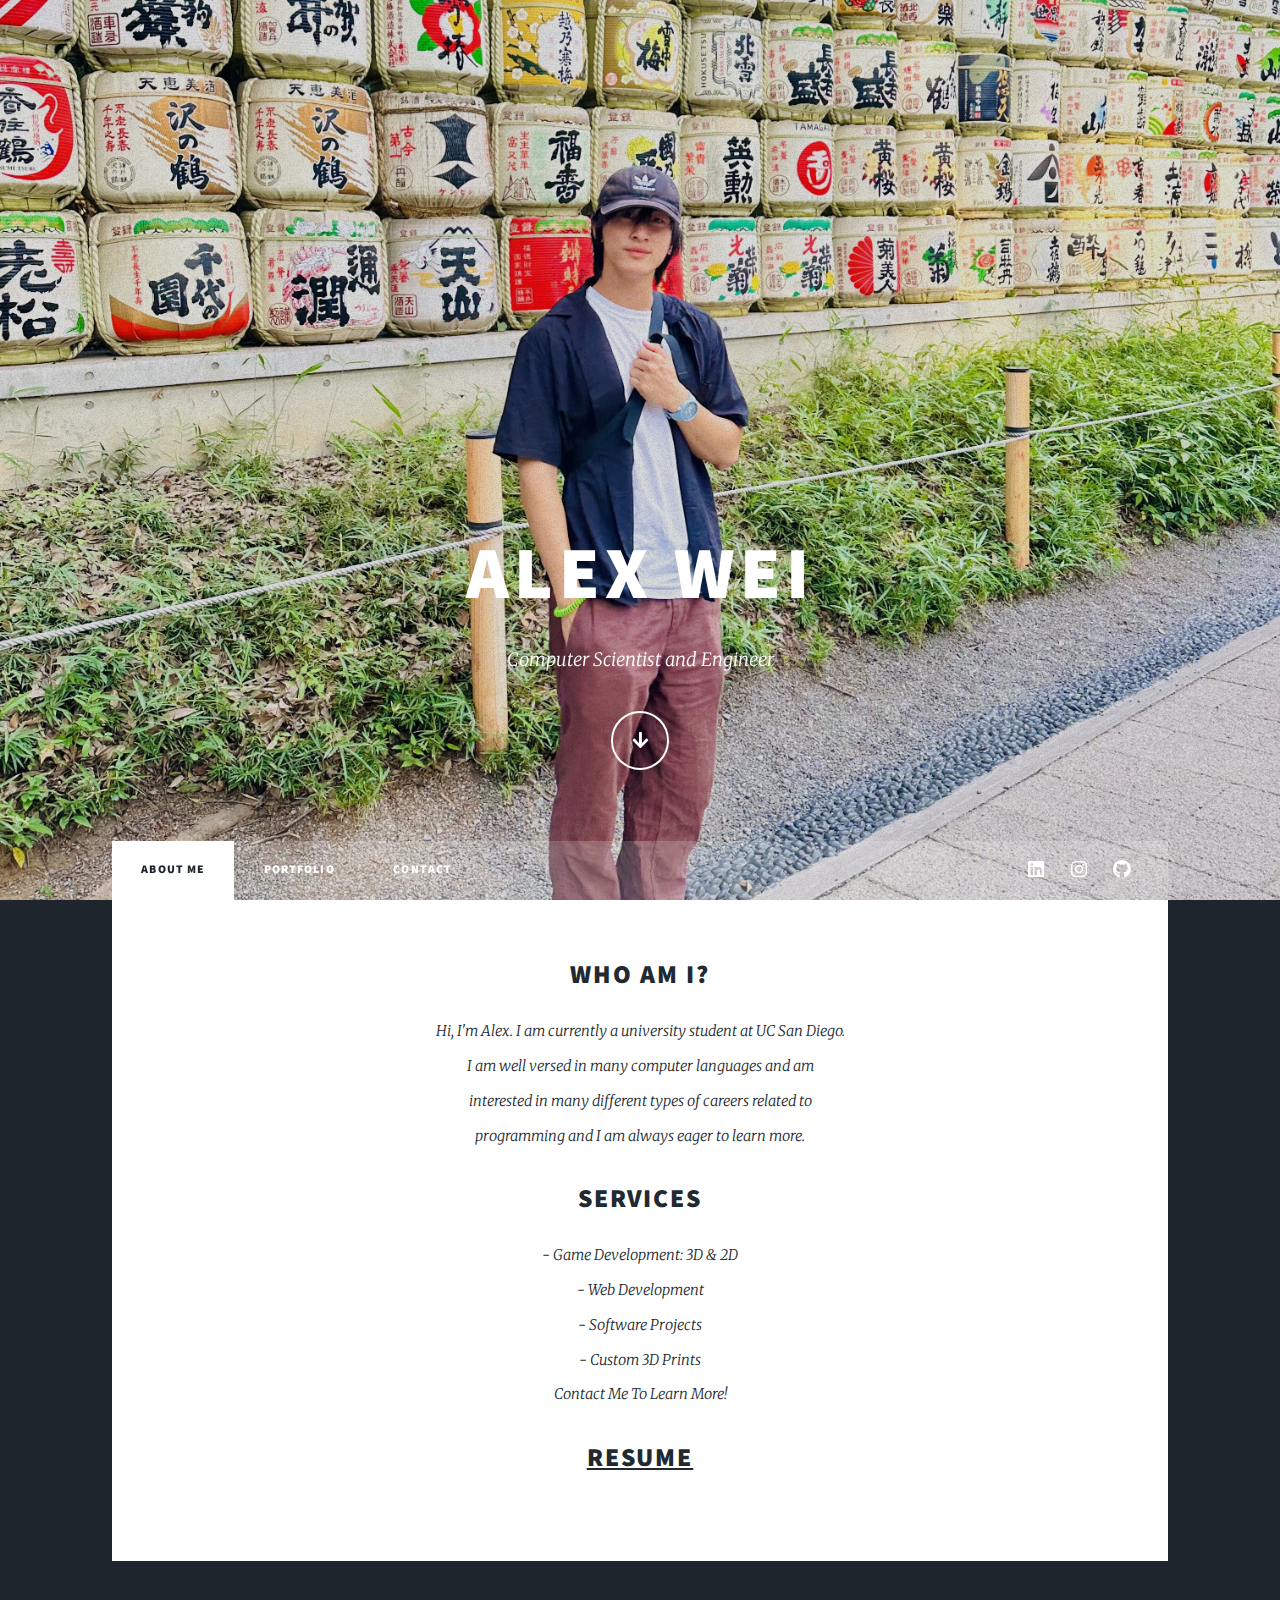
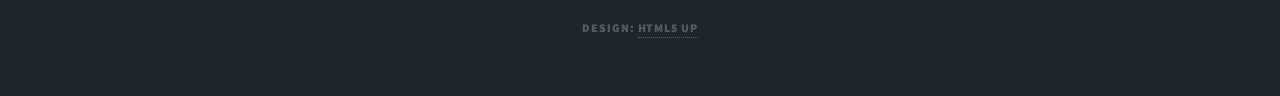
<file: index.html>
<!DOCTYPE HTML>
<!--
	Massively by HTML5 UP
	html5up.net | @ajlkn
	Free for personal and commercial use under the CCA 3.0 license (html5up.net/license)
-->
<html>
	<head>
		<title>About Me</title>
		<meta charset="utf-8" />
		<meta name="viewport" content="width=device-width, initial-scale=1, user-scalable=no" />
		<link rel="stylesheet" href="assets/css/main.css" />
		<noscript><link rel="stylesheet" href="assets/css/noscript.css" /></noscript>
	</head>
	<body class="is-preload">

		<!-- Wrapper -->
			<div id="wrapper" class="fade-in">

				<!-- Intro -->
					<div id="intro">
						<h1>Alex Wei</h1>
						<p>Computer Scientist and Engineer</p>
						<ul class="actions">
							<li><a href="#header" class="button icon solid solo fa-arrow-down scrolly">Continue</a></li>
						</ul>
					</div>

				<!-- Header -->
					<header id="header">
						<a href="index.html" class="logo">Alex Wei</a>
					</header>

				<!-- Nav -->
					<nav id="nav">
						<ul class="links">
							<li class="active"><a href="index.html">About Me</a></li>
							<li><a href="portfolio.html">Portfolio</a></li>
							<li><a href="contact.html">Contact</a></li>
						</ul>
						<ul class="icons">
							<li><a href="https://www.linkedin.com/in/alexwei1/" class="icon brands fa-linkedin"><span class="label">LinkedIn</span></a></li>
							<li><a href="https://www.instagram.com/lx.wy/" class="icon brands fa-instagram"><span class="label">Instagram</span></a></li>
							<li><a href="https://github.com/alexwei-github" class="icon brands fa-github"><span class="label">GitHub</span></a></li>
						</ul>
					</nav>

				<!-- Main -->
					<div id="main">

						<header class="major">
							<h2>Who am I?</h2>
							<p>Hi, I'm Alex. I am currently a university student at UC San Diego.<br />
							I am well versed in many computer languages and am<br/>
							interested in many different types of careers related to<br/>
							programming and I am always eager to learn more.</p>

							<h2>Services</h2>
							<p>- Game Development: 3D & 2D<br />
							- Web Development<br />
							- Software Projects<br />
							- Custom 3D Prints<br />
							Contact Me To Learn More!</p>

							<h2><a href="images/Resume.pdf"><u>Resume</u></a></h2>
							<br>
						</header>

					</div>

					<div id="copyright">
						<ul><li>Design: <a href="https://html5up.net">HTML5 UP</a></li></ul>
					</div>

			</div>

		<!-- Scripts -->
			<script src="assets/js/jquery.min.js"></script>
			<script src="assets/js/jquery.scrollex.min.js"></script>
			<script src="assets/js/jquery.scrolly.min.js"></script>
			<script src="assets/js/browser.min.js"></script>
			<script src="assets/js/breakpoints.min.js"></script>
			<script src="assets/js/util.js"></script>
			<script src="assets/js/main.js"></script>

	</body>
</html>
</file>
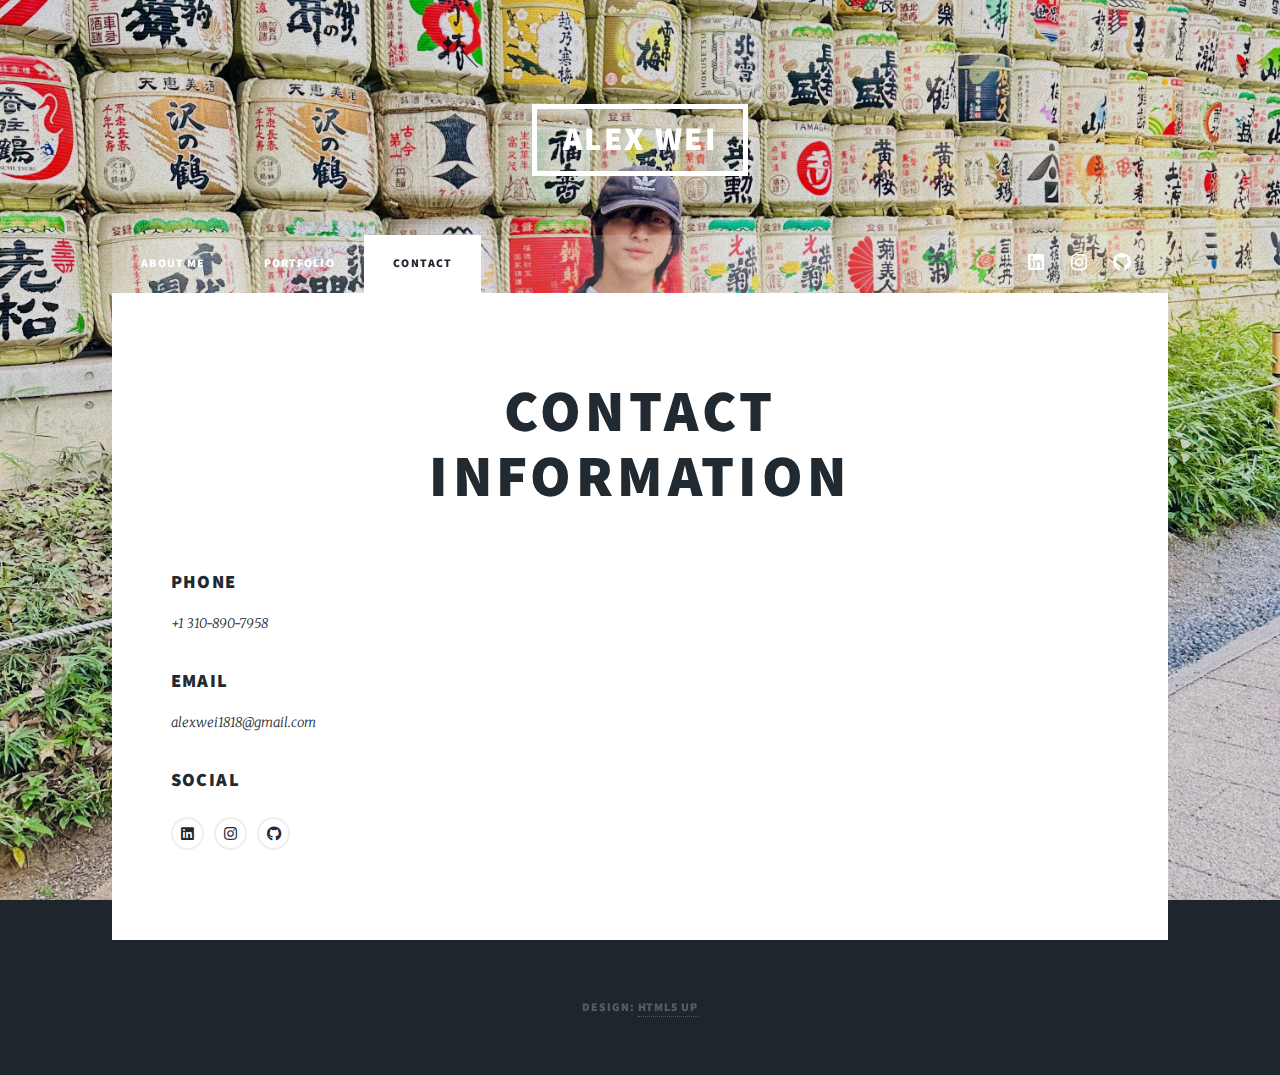
<file: contact.html>
<!DOCTYPE HTML>
<!--
	Massively by HTML5 UP
	html5up.net | @ajlkn
	Free for personal and commercial use under the CCA 3.0 license (html5up.net/license)
-->
<html>
	<head>
		<title>Contact</title>
		<meta charset="utf-8" />
		<meta name="viewport" content="width=device-width, initial-scale=1, user-scalable=no" />
		<link rel="stylesheet" href="assets/css/main.css" />
		<noscript><link rel="stylesheet" href="assets/css/noscript.css" /></noscript>
	</head>
	<body class="is-preload">

		<!-- Wrapper -->
			<div id="wrapper">

				<!-- Header -->
					<header id="header">
						<a href="index.html" class="logo">Alex Wei</a>
					</header>

				<!-- Nav -->
					<nav id="nav">
						<ul class="links">
							<li><a href="index.html">About Me</a></li>
							<li><a href="portfolio.html">Portfolio</a></li>
							<li class="active"><a href="contact.html">Contact</a></li>
						</ul>
						<ul class="icons">
							<li><a href="https://www.linkedin.com/in/alexwei1/" class="icon brands fa-linkedin"><span class="label">LinkedIn</span></a></li>
							<li><a href="https://www.instagram.com/lx.wy/" class="icon brands fa-instagram"><span class="label">Instagram</span></a></li>
							<li><a href="https://github.com/alexwei-github" class="icon brands fa-github"><span class="label">GitHub</span></a></li>
						</ul>
					</nav>

				<!-- Main -->
					<div id="main">

						<!-- Post -->
							<section class="post">
								<header class="major">
									<h2>Contact<br />
									Information</h2>
								</header>

								<header>
									<h3>Phone</h3>
									<p>+1 310-890-7958</p>

									<h3>Email</h3>
									<p>alexwei1818@gmail.com</p>

									<h3>Social</h3>
									<ul class="icons alt">
										<li><a href="https://www.linkedin.com/in/alexwei1/" class="icon brands alt fa-linkedin"><span class="label">LinkedIn</span></a></li>
										<li><a href="https://www.instagram.com/lx.wy/" class="icon brands alt fa-instagram"><span class="label">Instagram</span></a></li>
										<li><a href="https://github.com/alexwei-github" class="icon brands alt fa-github"><span class="label">Github</span></a></li>
									</ul>
								</header>



					</div>

				<!-- Copyright -->
					<div id="copyright">
						<ul><li>Design: <a href="https://html5up.net">HTML5 UP</a></li></ul>
					</div>



		<!-- Scripts -->
			<script src="assets/js/jquery.min.js"></script>
			<script src="assets/js/jquery.scrollex.min.js"></script>
			<script src="assets/js/jquery.scrolly.min.js"></script>
			<script src="assets/js/browser.min.js"></script>
			<script src="assets/js/breakpoints.min.js"></script>
			<script src="assets/js/util.js"></script>
			<script src="assets/js/main.js"></script>

	</body>
</html>
</file>
<file: assets/css/main.css>
@import url(fontawesome-all.min.css);
@import url("https://fonts.googleapis.com/css?family=Merriweather:300,700,300italic,700italic|Source+Sans+Pro:900");

/*
	Massively by HTML5 UP
	html5up.net | @ajlkn
	Free for personal and commercial use under the CCA 3.0 license (html5up.net/license)
*/

html, body, div, span, applet, object,
iframe, h1, h2, h3, h4, h5, h6, p, blockquote,
pre, a, abbr, acronym, address, big, cite,
code, del, dfn, em, img, ins, kbd, q, s, samp,
small, strike, strong, sub, sup, tt, var, b,
u, i, center, dl, dt, dd, ol, ul, li, fieldset,
form, label, legend, table, caption, tbody,
tfoot, thead, tr, th, td, article, aside,
canvas, details, embed, figure, figcaption,
footer, header, hgroup, menu, nav, output, ruby,
section, summary, time, mark, audio, video {
	margin: 0;
	padding: 0;
	border: 0;
	font-size: 100%;
	font: inherit;
	vertical-align: baseline;}

article, aside, details, figcaption, figure,
footer, header, hgroup, menu, nav, section {
	display: block;}

body {
	line-height: 1;
}

ol, ul {
	list-style: none;
}

blockquote, q {
	quotes: none;
}

	blockquote:before, blockquote:after, q:before, q:after {
		content: '';
		content: none;
	}

table {
	border-collapse: collapse;
	border-spacing: 0;
}

body {
	-webkit-text-size-adjust: none;
}

mark {
	background-color: transparent;
	color: inherit;
}

input::-moz-focus-inner {
	border: 0;
	padding: 0;
}

input, select, textarea {
	-moz-appearance: none;
	-webkit-appearance: none;
	-ms-appearance: none;
	appearance: none;
}

/* Basic */

	@-ms-viewport {
		width: device-width;
	}

	body {
		-ms-overflow-style: scrollbar;
	}

	@media screen and (max-width: 480px) {

		html, body {
			min-width: 320px;
		}

	}

	html {
		box-sizing: border-box;
	}

	*, *:before, *:after {
		box-sizing: inherit;
	}

	body {
		background-color: #1e252d;
	}

		body.is-preload *, body.is-preload *:before, body.is-preload *:after {
			-moz-animation: none !important;
			-webkit-animation: none !important;
			-ms-animation: none !important;
			animation: none !important;
			-moz-transition: none !important;
			-webkit-transition: none !important;
			-ms-transition: none !important;
			transition: none !important;
		}

/* Type */

	html {
		font-size: 16pt;
	}

		@media screen and (max-width: 1680px) {

			html {
				font-size: 12pt;
			}

		}

		@media screen and (max-width: 1280px) {

			html {
				font-size: 11pt;
			}

		}

		@media screen and (max-width: 360px) {

			html {
				font-size: 10pt;
			}

		}

	body {
		color: #212931;
	}

	body, input, select, textarea {
		font-family: "Merriweather", Georgia, serif;
		font-weight: 300;
		font-size: 1rem;
		line-height: 2.375;
	}

	a {
		-moz-transition: color 0.2s ease-in-out, background-color 0.2s ease-in-out, border-color 0.2s ease-in-out, box-shadow 0.2s ease-in-out;
		-webkit-transition: color 0.2s ease-in-out, background-color 0.2s ease-in-out, border-color 0.2s ease-in-out, box-shadow 0.2s ease-in-out;
		-ms-transition: color 0.2s ease-in-out, background-color 0.2s ease-in-out, border-color 0.2s ease-in-out, box-shadow 0.2s ease-in-out;
		transition: color 0.2s ease-in-out, background-color 0.2s ease-in-out, border-color 0.2s ease-in-out, box-shadow 0.2s ease-in-out;
		border-bottom: dotted 1px;
		text-decoration: none;
	}

		a:hover {
			border-bottom-color: transparent;
		}

	strong, b {
		font-weight: 600;
	}

	em, i {
		font-style: italic;
	}

	p {
		text-align: justify;
		margin: 0 0 2rem 0;
	}

	h1, h2, h3, h4, h5, h6 {
		font-family: "Source Sans Pro", Helvetica, sans-serif;
		font-weight: 900;
		line-height: 1.5;
		letter-spacing: 0.075em;
		text-transform: uppercase;
		margin: 0 0 1rem 0;
	}

		h1 a, h2 a, h3 a, h4 a, h5 a, h6 a {
			border-bottom: 0;
			color: inherit;
			text-decoration: none;
		}

	h1 {
		font-size: 4rem;
		line-height: 1.1;
		margin: 0 0 2rem 0;
	}

	h2 {
		font-size: 1.75rem;
		line-height: 1.3;
		margin: 0 0 1.5rem 0;
	}

	h3 {
		font-size: 1.25rem;
		margin: 0 0 1.5rem 0;
	}

	h4 {
		font-size: 1rem;
	}

	h5 {
		font-size: 0.9rem;
	}

	h6 {
		font-size: 0.8rem;
	}

	sub {
		font-size: 0.8rem;
		position: relative;
		top: 0.5rem;
	}

	sup {
		font-size: 0.8rem;
		position: relative;
		top: -0.5rem;
	}

	blockquote {
		border-left: solid 4px;
		font-style: italic;
		margin: 0 0 2rem 0;
		padding: 0.5rem 0 0.5rem 2rem;
	}

	code {
		border: solid 2px;
		font-family: "Courier New", monospace;
		font-size: 0.9rem;
		margin: 0 0.25rem;
		padding: 0.25rem 0.65rem;
	}

	pre {
		-webkit-overflow-scrolling: touch;
		font-family: "Courier New", monospace;
		font-size: 0.9rem;
		margin: 0 0 2rem 0;
	}

		pre code {
			display: block;
			line-height: 1.75;
			padding: 1rem 1.5rem;
			overflow-x: auto;
		}

	hr {
		border: 0;
		border-bottom: solid 2px;
		margin: 3rem 0;
	}

		hr.major {
			margin: 5rem 0;
		}

	.align-left {
		text-align: left;
	}

	.align-center {
		text-align: center;
	}

	.align-right {
		text-align: right;
	}

	input, select, textarea {
		color: #212931;
	}

	a {
		color: #212931;
		border-bottom-color: rgba(33, 41, 49, 0.5);
	}

		a:hover {
			border-bottom-color: transparent;
			color: #18bfef !important;
		}

	strong, b {
		color: #212931;
	}

	h1, h2, h3, h4, h5, h6 {
		color: #212931;
	}

	blockquote {
		border-left-color: #eeeeee;
	}

	code {
		background: rgba(220, 220, 220, 0.25);
		border-color: #eeeeee;
	}

	hr {
		border-bottom-color: #eeeeee;
	}

/* Row */

	.row {
		display: flex;
		flex-wrap: wrap;
		box-sizing: border-box;
		align-items: stretch;
	}

		.row > * {
			box-sizing: border-box;
		}

		.row.gtr-uniform > * > :last-child {
			margin-bottom: 0;
		}

		.row.aln-left {
			justify-content: flex-start;
		}

		.row.aln-center {
			justify-content: center;
		}

		.row.aln-right {
			justify-content: flex-end;
		}

		.row.aln-top {
			align-items: flex-start;
		}

		.row.aln-middle {
			align-items: center;
		}

		.row.aln-bottom {
			align-items: flex-end;
		}

		.row > .imp {
			order: -1;
		}

		.row > .col-1 {
			width: 8.33333%;
		}

		.row > .off-1 {
			margin-left: 8.33333%;
		}

		.row > .col-2 {
			width: 16.66667%;
		}

		.row > .off-2 {
			margin-left: 16.66667%;
		}

		.row > .col-3 {
			width: 25%;
		}

		.row > .off-3 {
			margin-left: 25%;
		}

		.row > .col-4 {
			width: 33.33333%;
		}

		.row > .off-4 {
			margin-left: 33.33333%;
		}

		.row > .col-5 {
			width: 41.66667%;
		}

		.row > .off-5 {
			margin-left: 41.66667%;
		}

		.row > .col-6 {
			width: 50%;
		}

		.row > .off-6 {
			margin-left: 50%;
		}

		.row > .col-7 {
			width: 58.33333%;
		}

		.row > .off-7 {
			margin-left: 58.33333%;
		}

		.row > .col-8 {
			width: 66.66667%;
		}

		.row > .off-8 {
			margin-left: 66.66667%;
		}

		.row > .col-9 {
			width: 75%;
		}

		.row > .off-9 {
			margin-left: 75%;
		}

		.row > .col-10 {
			width: 83.33333%;
		}

		.row > .off-10 {
			margin-left: 83.33333%;
		}

		.row > .col-11 {
			width: 91.66667%;
		}

		.row > .off-11 {
			margin-left: 91.66667%;
		}

		.row > .col-12 {
			width: 100%;
		}

		.row > .off-12 {
			margin-left: 100%;
		}

		.row.gtr-0 {
			margin-top: 0;
			margin-left: 0rem;
		}

			.row.gtr-0 > * {
				padding: 0 0 0 0rem;
			}

			.row.gtr-0.gtr-uniform {
				margin-top: 0rem;
			}

				.row.gtr-0.gtr-uniform > * {
					padding-top: 0rem;
				}

		.row.gtr-25 {
			margin-top: 0;
			margin-left: -0.375rem;
		}

			.row.gtr-25 > * {
				padding: 0 0 0 0.375rem;
			}

			.row.gtr-25.gtr-uniform {
				margin-top: -0.375rem;
			}

				.row.gtr-25.gtr-uniform > * {
					padding-top: 0.375rem;
				}

		.row.gtr-50 {
			margin-top: 0;
			margin-left: -0.75rem;
		}

			.row.gtr-50 > * {
				padding: 0 0 0 0.75rem;
			}

			.row.gtr-50.gtr-uniform {
				margin-top: -0.75rem;
			}

				.row.gtr-50.gtr-uniform > * {
					padding-top: 0.75rem;
				}

		.row {
			margin-top: 0;
			margin-left: -1.5rem;
		}

			.row > * {
				padding: 0 0 0 1.5rem;
			}

			.row.gtr-uniform {
				margin-top: -1.5rem;
			}

				.row.gtr-uniform > * {
					padding-top: 1.5rem;
				}

		.row.gtr-150 {
			margin-top: 0;
			margin-left: -2.25rem;
		}

			.row.gtr-150 > * {
				padding: 0 0 0 2.25rem;
			}

			.row.gtr-150.gtr-uniform {
				margin-top: -2.25rem;
			}

				.row.gtr-150.gtr-uniform > * {
					padding-top: 2.25rem;
				}

		.row.gtr-200 {
			margin-top: 0;
			margin-left: -3rem;
		}

			.row.gtr-200 > * {
				padding: 0 0 0 3rem;
			}

			.row.gtr-200.gtr-uniform {
				margin-top: -3rem;
			}

				.row.gtr-200.gtr-uniform > * {
					padding-top: 3rem;
				}

		@media screen and (max-width: 1680px) {

			.row {
				display: flex;
				flex-wrap: wrap;
				box-sizing: border-box;
				align-items: stretch;
			}

				.row > * {
					box-sizing: border-box;
				}

				.row.gtr-uniform > * > :last-child {
					margin-bottom: 0;
				}

				.row.aln-left {
					justify-content: flex-start;
				}

				.row.aln-center {
					justify-content: center;
				}

				.row.aln-right {
					justify-content: flex-end;
				}

				.row.aln-top {
					align-items: flex-start;
				}

				.row.aln-middle {
					align-items: center;
				}

				.row.aln-bottom {
					align-items: flex-end;
				}

				.row > .imp-xlarge {
					order: -1;
				}

				.row > .col-1-xlarge {
					width: 8.33333%;
				}

				.row > .off-1-xlarge {
					margin-left: 8.33333%;
				}

				.row > .col-2-xlarge {
					width: 16.66667%;
				}

				.row > .off-2-xlarge {
					margin-left: 16.66667%;
				}

				.row > .col-3-xlarge {
					width: 25%;
				}

				.row > .off-3-xlarge {
					margin-left: 25%;
				}

				.row > .col-4-xlarge {
					width: 33.33333%;
				}

				.row > .off-4-xlarge {
					margin-left: 33.33333%;
				}

				.row > .col-5-xlarge {
					width: 41.66667%;
				}

				.row > .off-5-xlarge {
					margin-left: 41.66667%;
				}

				.row > .col-6-xlarge {
					width: 50%;
				}

				.row > .off-6-xlarge {
					margin-left: 50%;
				}

				.row > .col-7-xlarge {
					width: 58.33333%;
				}

				.row > .off-7-xlarge {
					margin-left: 58.33333%;
				}

				.row > .col-8-xlarge {
					width: 66.66667%;
				}

				.row > .off-8-xlarge {
					margin-left: 66.66667%;
				}

				.row > .col-9-xlarge {
					width: 75%;
				}

				.row > .off-9-xlarge {
					margin-left: 75%;
				}

				.row > .col-10-xlarge {
					width: 83.33333%;
				}

				.row > .off-10-xlarge {
					margin-left: 83.33333%;
				}

				.row > .col-11-xlarge {
					width: 91.66667%;
				}

				.row > .off-11-xlarge {
					margin-left: 91.66667%;
				}

				.row > .col-12-xlarge {
					width: 100%;
				}

				.row > .off-12-xlarge {
					margin-left: 100%;
				}

				.row.gtr-0 {
					margin-top: 0;
					margin-left: 0rem;
				}

					.row.gtr-0 > * {
						padding: 0 0 0 0rem;
					}

					.row.gtr-0.gtr-uniform {
						margin-top: 0rem;
					}

						.row.gtr-0.gtr-uniform > * {
							padding-top: 0rem;
						}

				.row.gtr-25 {
					margin-top: 0;
					margin-left: -0.375rem;
				}

					.row.gtr-25 > * {
						padding: 0 0 0 0.375rem;
					}

					.row.gtr-25.gtr-uniform {
						margin-top: -0.375rem;
					}

						.row.gtr-25.gtr-uniform > * {
							padding-top: 0.375rem;
						}

				.row.gtr-50 {
					margin-top: 0;
					margin-left: -0.75rem;
				}

					.row.gtr-50 > * {
						padding: 0 0 0 0.75rem;
					}

					.row.gtr-50.gtr-uniform {
						margin-top: -0.75rem;
					}

						.row.gtr-50.gtr-uniform > * {
							padding-top: 0.75rem;
						}

				.row {
					margin-top: 0;
					margin-left: -1.5rem;
				}

					.row > * {
						padding: 0 0 0 1.5rem;
					}

					.row.gtr-uniform {
						margin-top: -1.5rem;
					}

						.row.gtr-uniform > * {
							padding-top: 1.5rem;
						}

				.row.gtr-150 {
					margin-top: 0;
					margin-left: -2.25rem;
				}

					.row.gtr-150 > * {
						padding: 0 0 0 2.25rem;
					}

					.row.gtr-150.gtr-uniform {
						margin-top: -2.25rem;
					}

						.row.gtr-150.gtr-uniform > * {
							padding-top: 2.25rem;
						}

				.row.gtr-200 {
					margin-top: 0;
					margin-left: -3rem;
				}

					.row.gtr-200 > * {
						padding: 0 0 0 3rem;
					}

					.row.gtr-200.gtr-uniform {
						margin-top: -3rem;
					}

						.row.gtr-200.gtr-uniform > * {
							padding-top: 3rem;
						}

		}

		@media screen and (max-width: 1280px) {

			.row {
				display: flex;
				flex-wrap: wrap;
				box-sizing: border-box;
				align-items: stretch;
			}

				.row > * {
					box-sizing: border-box;
				}

				.row.gtr-uniform > * > :last-child {
					margin-bottom: 0;
				}

				.row.aln-left {
					justify-content: flex-start;
				}

				.row.aln-center {
					justify-content: center;
				}

				.row.aln-right {
					justify-content: flex-end;
				}

				.row.aln-top {
					align-items: flex-start;
				}

				.row.aln-middle {
					align-items: center;
				}

				.row.aln-bottom {
					align-items: flex-end;
				}

				.row > .imp-large {
					order: -1;
				}

				.row > .col-1-large {
					width: 8.33333%;
				}

				.row > .off-1-large {
					margin-left: 8.33333%;
				}

				.row > .col-2-large {
					width: 16.66667%;
				}

				.row > .off-2-large {
					margin-left: 16.66667%;
				}

				.row > .col-3-large {
					width: 25%;
				}

				.row > .off-3-large {
					margin-left: 25%;
				}

				.row > .col-4-large {
					width: 33.33333%;
				}

				.row > .off-4-large {
					margin-left: 33.33333%;
				}

				.row > .col-5-large {
					width: 41.66667%;
				}

				.row > .off-5-large {
					margin-left: 41.66667%;
				}

				.row > .col-6-large {
					width: 50%;
				}

				.row > .off-6-large {
					margin-left: 50%;
				}

				.row > .col-7-large {
					width: 58.33333%;
				}

				.row > .off-7-large {
					margin-left: 58.33333%;
				}

				.row > .col-8-large {
					width: 66.66667%;
				}

				.row > .off-8-large {
					margin-left: 66.66667%;
				}

				.row > .col-9-large {
					width: 75%;
				}

				.row > .off-9-large {
					margin-left: 75%;
				}

				.row > .col-10-large {
					width: 83.33333%;
				}

				.row > .off-10-large {
					margin-left: 83.33333%;
				}

				.row > .col-11-large {
					width: 91.66667%;
				}

				.row > .off-11-large {
					margin-left: 91.66667%;
				}

				.row > .col-12-large {
					width: 100%;
				}

				.row > .off-12-large {
					margin-left: 100%;
				}

				.row.gtr-0 {
					margin-top: 0;
					margin-left: 0rem;
				}

					.row.gtr-0 > * {
						padding: 0 0 0 0rem;
					}

					.row.gtr-0.gtr-uniform {
						margin-top: 0rem;
					}

						.row.gtr-0.gtr-uniform > * {
							padding-top: 0rem;
						}

				.row.gtr-25 {
					margin-top: 0;
					margin-left: -0.375rem;
				}

					.row.gtr-25 > * {
						padding: 0 0 0 0.375rem;
					}

					.row.gtr-25.gtr-uniform {
						margin-top: -0.375rem;
					}

						.row.gtr-25.gtr-uniform > * {
							padding-top: 0.375rem;
						}

				.row.gtr-50 {
					margin-top: 0;
					margin-left: -0.75rem;
				}

					.row.gtr-50 > * {
						padding: 0 0 0 0.75rem;
					}

					.row.gtr-50.gtr-uniform {
						margin-top: -0.75rem;
					}

						.row.gtr-50.gtr-uniform > * {
							padding-top: 0.75rem;
						}

				.row {
					margin-top: 0;
					margin-left: -1.5rem;
				}

					.row > * {
						padding: 0 0 0 1.5rem;
					}

					.row.gtr-uniform {
						margin-top: -1.5rem;
					}

						.row.gtr-uniform > * {
							padding-top: 1.5rem;
						}

				.row.gtr-150 {
					margin-top: 0;
					margin-left: -2.25rem;
				}

					.row.gtr-150 > * {
						padding: 0 0 0 2.25rem;
					}

					.row.gtr-150.gtr-uniform {
						margin-top: -2.25rem;
					}

						.row.gtr-150.gtr-uniform > * {
							padding-top: 2.25rem;
						}

				.row.gtr-200 {
					margin-top: 0;
					margin-left: -3rem;
				}

					.row.gtr-200 > * {
						padding: 0 0 0 3rem;
					}

					.row.gtr-200.gtr-uniform {
						margin-top: -3rem;
					}

						.row.gtr-200.gtr-uniform > * {
							padding-top: 3rem;
						}

		}

		@media screen and (max-width: 980px) {

			.row {
				display: flex;
				flex-wrap: wrap;
				box-sizing: border-box;
				align-items: stretch;
			}

				.row > * {
					box-sizing: border-box;
				}

				.row.gtr-uniform > * > :last-child {
					margin-bottom: 0;
				}

				.row.aln-left {
					justify-content: flex-start;
				}

				.row.aln-center {
					justify-content: center;
				}

				.row.aln-right {
					justify-content: flex-end;
				}

				.row.aln-top {
					align-items: flex-start;
				}

				.row.aln-middle {
					align-items: center;
				}

				.row.aln-bottom {
					align-items: flex-end;
				}

				.row > .imp-medium {
					order: -1;
				}

				.row > .col-1-medium {
					width: 8.33333%;
				}

				.row > .off-1-medium {
					margin-left: 8.33333%;
				}

				.row > .col-2-medium {
					width: 16.66667%;
				}

				.row > .off-2-medium {
					margin-left: 16.66667%;
				}

				.row > .col-3-medium {
					width: 25%;
				}

				.row > .off-3-medium {
					margin-left: 25%;
				}

				.row > .col-4-medium {
					width: 33.33333%;
				}

				.row > .off-4-medium {
					margin-left: 33.33333%;
				}

				.row > .col-5-medium {
					width: 41.66667%;
				}

				.row > .off-5-medium {
					margin-left: 41.66667%;
				}

				.row > .col-6-medium {
					width: 50%;
				}

				.row > .off-6-medium {
					margin-left: 50%;
				}

				.row > .col-7-medium {
					width: 58.33333%;
				}

				.row > .off-7-medium {
					margin-left: 58.33333%;
				}

				.row > .col-8-medium {
					width: 66.66667%;
				}

				.row > .off-8-medium {
					margin-left: 66.66667%;
				}

				.row > .col-9-medium {
					width: 75%;
				}

				.row > .off-9-medium {
					margin-left: 75%;
				}

				.row > .col-10-medium {
					width: 83.33333%;
				}

				.row > .off-10-medium {
					margin-left: 83.33333%;
				}

				.row > .col-11-medium {
					width: 91.66667%;
				}

				.row > .off-11-medium {
					margin-left: 91.66667%;
				}

				.row > .col-12-medium {
					width: 100%;
				}

				.row > .off-12-medium {
					margin-left: 100%;
				}

				.row.gtr-0 {
					margin-top: 0;
					margin-left: 0rem;
				}

					.row.gtr-0 > * {
						padding: 0 0 0 0rem;
					}

					.row.gtr-0.gtr-uniform {
						margin-top: 0rem;
					}

						.row.gtr-0.gtr-uniform > * {
							padding-top: 0rem;
						}

				.row.gtr-25 {
					margin-top: 0;
					margin-left: -0.375rem;
				}

					.row.gtr-25 > * {
						padding: 0 0 0 0.375rem;
					}

					.row.gtr-25.gtr-uniform {
						margin-top: -0.375rem;
					}

						.row.gtr-25.gtr-uniform > * {
							padding-top: 0.375rem;
						}

				.row.gtr-50 {
					margin-top: 0;
					margin-left: -0.75rem;
				}

					.row.gtr-50 > * {
						padding: 0 0 0 0.75rem;
					}

					.row.gtr-50.gtr-uniform {
						margin-top: -0.75rem;
					}

						.row.gtr-50.gtr-uniform > * {
							padding-top: 0.75rem;
						}

				.row {
					margin-top: 0;
					margin-left: -1.5rem;
				}

					.row > * {
						padding: 0 0 0 1.5rem;
					}

					.row.gtr-uniform {
						margin-top: -1.5rem;
					}

						.row.gtr-uniform > * {
							padding-top: 1.5rem;
						}

				.row.gtr-150 {
					margin-top: 0;
					margin-left: -2.25rem;
				}

					.row.gtr-150 > * {
						padding: 0 0 0 2.25rem;
					}

					.row.gtr-150.gtr-uniform {
						margin-top: -2.25rem;
					}

						.row.gtr-150.gtr-uniform > * {
							padding-top: 2.25rem;
						}

				.row.gtr-200 {
					margin-top: 0;
					margin-left: -3rem;
				}

					.row.gtr-200 > * {
						padding: 0 0 0 3rem;
					}

					.row.gtr-200.gtr-uniform {
						margin-top: -3rem;
					}

						.row.gtr-200.gtr-uniform > * {
							padding-top: 3rem;
						}

		}

		@media screen and (max-width: 736px) {

			.row {
				display: flex;
				flex-wrap: wrap;
				box-sizing: border-box;
				align-items: stretch;
			}

				.row > * {
					box-sizing: border-box;
				}

				.row.gtr-uniform > * > :last-child {
					margin-bottom: 0;
				}

				.row.aln-left {
					justify-content: flex-start;
				}

				.row.aln-center {
					justify-content: center;
				}

				.row.aln-right {
					justify-content: flex-end;
				}

				.row.aln-top {
					align-items: flex-start;
				}

				.row.aln-middle {
					align-items: center;
				}

				.row.aln-bottom {
					align-items: flex-end;
				}

				.row > .imp-small {
					order: -1;
				}

				.row > .col-1-small {
					width: 8.33333%;
				}

				.row > .off-1-small {
					margin-left: 8.33333%;
				}

				.row > .col-2-small {
					width: 16.66667%;
				}

				.row > .off-2-small {
					margin-left: 16.66667%;
				}

				.row > .col-3-small {
					width: 25%;
				}

				.row > .off-3-small {
					margin-left: 25%;
				}

				.row > .col-4-small {
					width: 33.33333%;
				}

				.row > .off-4-small {
					margin-left: 33.33333%;
				}

				.row > .col-5-small {
					width: 41.66667%;
				}

				.row > .off-5-small {
					margin-left: 41.66667%;
				}

				.row > .col-6-small {
					width: 50%;
				}

				.row > .off-6-small {
					margin-left: 50%;
				}

				.row > .col-7-small {
					width: 58.33333%;
				}

				.row > .off-7-small {
					margin-left: 58.33333%;
				}

				.row > .col-8-small {
					width: 66.66667%;
				}

				.row > .off-8-small {
					margin-left: 66.66667%;
				}

				.row > .col-9-small {
					width: 75%;
				}

				.row > .off-9-small {
					margin-left: 75%;
				}

				.row > .col-10-small {
					width: 83.33333%;
				}

				.row > .off-10-small {
					margin-left: 83.33333%;
				}

				.row > .col-11-small {
					width: 91.66667%;
				}

				.row > .off-11-small {
					margin-left: 91.66667%;
				}

				.row > .col-12-small {
					width: 100%;
				}

				.row > .off-12-small {
					margin-left: 100%;
				}

				.row.gtr-0 {
					margin-top: 0;
					margin-left: 0rem;
				}

					.row.gtr-0 > * {
						padding: 0 0 0 0rem;
					}

					.row.gtr-0.gtr-uniform {
						margin-top: 0rem;
					}

						.row.gtr-0.gtr-uniform > * {
							padding-top: 0rem;
						}

				.row.gtr-25 {
					margin-top: 0;
					margin-left: -0.375rem;
				}

					.row.gtr-25 > * {
						padding: 0 0 0 0.375rem;
					}

					.row.gtr-25.gtr-uniform {
						margin-top: -0.375rem;
					}

						.row.gtr-25.gtr-uniform > * {
							padding-top: 0.375rem;
						}

				.row.gtr-50 {
					margin-top: 0;
					margin-left: -0.75rem;
				}

					.row.gtr-50 > * {
						padding: 0 0 0 0.75rem;
					}

					.row.gtr-50.gtr-uniform {
						margin-top: -0.75rem;
					}

						.row.gtr-50.gtr-uniform > * {
							padding-top: 0.75rem;
						}

				.row {
					margin-top: 0;
					margin-left: -1.5rem;
				}

					.row > * {
						padding: 0 0 0 1.5rem;
					}

					.row.gtr-uniform {
						margin-top: -1.5rem;
					}

						.row.gtr-uniform > * {
							padding-top: 1.5rem;
						}

				.row.gtr-150 {
					margin-top: 0;
					margin-left: -2.25rem;
				}

					.row.gtr-150 > * {
						padding: 0 0 0 2.25rem;
					}

					.row.gtr-150.gtr-uniform {
						margin-top: -2.25rem;
					}

						.row.gtr-150.gtr-uniform > * {
							padding-top: 2.25rem;
						}

				.row.gtr-200 {
					margin-top: 0;
					margin-left: -3rem;
				}

					.row.gtr-200 > * {
						padding: 0 0 0 3rem;
					}

					.row.gtr-200.gtr-uniform {
						margin-top: -3rem;
					}

						.row.gtr-200.gtr-uniform > * {
							padding-top: 3rem;
						}

		}

		@media screen and (max-width: 480px) {

			.row {
				display: flex;
				flex-wrap: wrap;
				box-sizing: border-box;
				align-items: stretch;
			}

				.row > * {
					box-sizing: border-box;
				}

				.row.gtr-uniform > * > :last-child {
					margin-bottom: 0;
				}

				.row.aln-left {
					justify-content: flex-start;
				}

				.row.aln-center {
					justify-content: center;
				}

				.row.aln-right {
					justify-content: flex-end;
				}

				.row.aln-top {
					align-items: flex-start;
				}

				.row.aln-middle {
					align-items: center;
				}

				.row.aln-bottom {
					align-items: flex-end;
				}

				.row > .imp-xsmall {
					order: -1;
				}

				.row > .col-1-xsmall {
					width: 8.33333%;
				}

				.row > .off-1-xsmall {
					margin-left: 8.33333%;
				}

				.row > .col-2-xsmall {
					width: 16.66667%;
				}

				.row > .off-2-xsmall {
					margin-left: 16.66667%;
				}

				.row > .col-3-xsmall {
					width: 25%;
				}

				.row > .off-3-xsmall {
					margin-left: 25%;
				}

				.row > .col-4-xsmall {
					width: 33.33333%;
				}

				.row > .off-4-xsmall {
					margin-left: 33.33333%;
				}

				.row > .col-5-xsmall {
					width: 41.66667%;
				}

				.row > .off-5-xsmall {
					margin-left: 41.66667%;
				}

				.row > .col-6-xsmall {
					width: 50%;
				}

				.row > .off-6-xsmall {
					margin-left: 50%;
				}

				.row > .col-7-xsmall {
					width: 58.33333%;
				}

				.row > .off-7-xsmall {
					margin-left: 58.33333%;
				}

				.row > .col-8-xsmall {
					width: 66.66667%;
				}

				.row > .off-8-xsmall {
					margin-left: 66.66667%;
				}

				.row > .col-9-xsmall {
					width: 75%;
				}

				.row > .off-9-xsmall {
					margin-left: 75%;
				}

				.row > .col-10-xsmall {
					width: 83.33333%;
				}

				.row > .off-10-xsmall {
					margin-left: 83.33333%;
				}

				.row > .col-11-xsmall {
					width: 91.66667%;
				}

				.row > .off-11-xsmall {
					margin-left: 91.66667%;
				}

				.row > .col-12-xsmall {
					width: 100%;
				}

				.row > .off-12-xsmall {
					margin-left: 100%;
				}

				.row.gtr-0 {
					margin-top: 0;
					margin-left: 0rem;
				}

					.row.gtr-0 > * {
						padding: 0 0 0 0rem;
					}

					.row.gtr-0.gtr-uniform {
						margin-top: 0rem;
					}

						.row.gtr-0.gtr-uniform > * {
							padding-top: 0rem;
						}

				.row.gtr-25 {
					margin-top: 0;
					margin-left: -0.375rem;
				}

					.row.gtr-25 > * {
						padding: 0 0 0 0.375rem;
					}

					.row.gtr-25.gtr-uniform {
						margin-top: -0.375rem;
					}

						.row.gtr-25.gtr-uniform > * {
							padding-top: 0.375rem;
						}

				.row.gtr-50 {
					margin-top: 0;
					margin-left: -0.75rem;
				}

					.row.gtr-50 > * {
						padding: 0 0 0 0.75rem;
					}

					.row.gtr-50.gtr-uniform {
						margin-top: -0.75rem;
					}

						.row.gtr-50.gtr-uniform > * {
							padding-top: 0.75rem;
						}

				.row {
					margin-top: 0;
					margin-left: -1.5rem;
				}

					.row > * {
						padding: 0 0 0 1.5rem;
					}

					.row.gtr-uniform {
						margin-top: -1.5rem;
					}

						.row.gtr-uniform > * {
							padding-top: 1.5rem;
						}

				.row.gtr-150 {
					margin-top: 0;
					margin-left: -2.25rem;
				}

					.row.gtr-150 > * {
						padding: 0 0 0 2.25rem;
					}

					.row.gtr-150.gtr-uniform {
						margin-top: -2.25rem;
					}

						.row.gtr-150.gtr-uniform > * {
							padding-top: 2.25rem;
						}

				.row.gtr-200 {
					margin-top: 0;
					margin-left: -3rem;
				}

					.row.gtr-200 > * {
						padding: 0 0 0 3rem;
					}

					.row.gtr-200.gtr-uniform {
						margin-top: -3rem;
					}

						.row.gtr-200.gtr-uniform > * {
							padding-top: 3rem;
						}

		}

		@media screen and (max-width: 360px) {

			.row {
				display: flex;
				flex-wrap: wrap;
				box-sizing: border-box;
				align-items: stretch;
			}

				.row > * {
					box-sizing: border-box;
				}

				.row.gtr-uniform > * > :last-child {
					margin-bottom: 0;
				}

				.row.aln-left {
					justify-content: flex-start;
				}

				.row.aln-center {
					justify-content: center;
				}

				.row.aln-right {
					justify-content: flex-end;
				}

				.row.aln-top {
					align-items: flex-start;
				}

				.row.aln-middle {
					align-items: center;
				}

				.row.aln-bottom {
					align-items: flex-end;
				}

				.row > .imp-xxsmall {
					order: -1;
				}

				.row > .col-1-xxsmall {
					width: 8.33333%;
				}

				.row > .off-1-xxsmall {
					margin-left: 8.33333%;
				}

				.row > .col-2-xxsmall {
					width: 16.66667%;
				}

				.row > .off-2-xxsmall {
					margin-left: 16.66667%;
				}

				.row > .col-3-xxsmall {
					width: 25%;
				}

				.row > .off-3-xxsmall {
					margin-left: 25%;
				}

				.row > .col-4-xxsmall {
					width: 33.33333%;
				}

				.row > .off-4-xxsmall {
					margin-left: 33.33333%;
				}

				.row > .col-5-xxsmall {
					width: 41.66667%;
				}

				.row > .off-5-xxsmall {
					margin-left: 41.66667%;
				}

				.row > .col-6-xxsmall {
					width: 50%;
				}

				.row > .off-6-xxsmall {
					margin-left: 50%;
				}

				.row > .col-7-xxsmall {
					width: 58.33333%;
				}

				.row > .off-7-xxsmall {
					margin-left: 58.33333%;
				}

				.row > .col-8-xxsmall {
					width: 66.66667%;
				}

				.row > .off-8-xxsmall {
					margin-left: 66.66667%;
				}

				.row > .col-9-xxsmall {
					width: 75%;
				}

				.row > .off-9-xxsmall {
					margin-left: 75%;
				}

				.row > .col-10-xxsmall {
					width: 83.33333%;
				}

				.row > .off-10-xxsmall {
					margin-left: 83.33333%;
				}

				.row > .col-11-xxsmall {
					width: 91.66667%;
				}

				.row > .off-11-xxsmall {
					margin-left: 91.66667%;
				}

				.row > .col-12-xxsmall {
					width: 100%;
				}

				.row > .off-12-xxsmall {
					margin-left: 100%;
				}

				.row.gtr-0 {
					margin-top: 0;
					margin-left: 0rem;
				}

					.row.gtr-0 > * {
						padding: 0 0 0 0rem;
					}

					.row.gtr-0.gtr-uniform {
						margin-top: 0rem;
					}

						.row.gtr-0.gtr-uniform > * {
							padding-top: 0rem;
						}

				.row.gtr-25 {
					margin-top: 0;
					margin-left: -0.375rem;
				}

					.row.gtr-25 > * {
						padding: 0 0 0 0.375rem;
					}

					.row.gtr-25.gtr-uniform {
						margin-top: -0.375rem;
					}

						.row.gtr-25.gtr-uniform > * {
							padding-top: 0.375rem;
						}

				.row.gtr-50 {
					margin-top: 0;
					margin-left: -0.75rem;
				}

					.row.gtr-50 > * {
						padding: 0 0 0 0.75rem;
					}

					.row.gtr-50.gtr-uniform {
						margin-top: -0.75rem;
					}

						.row.gtr-50.gtr-uniform > * {
							padding-top: 0.75rem;
						}

				.row {
					margin-top: 0;
					margin-left: -1.5rem;
				}

					.row > * {
						padding: 0 0 0 1.5rem;
					}

					.row.gtr-uniform {
						margin-top: -1.5rem;
					}

						.row.gtr-uniform > * {
							padding-top: 1.5rem;
						}

				.row.gtr-150 {
					margin-top: 0;
					margin-left: -2.25rem;
				}

					.row.gtr-150 > * {
						padding: 0 0 0 2.25rem;
					}

					.row.gtr-150.gtr-uniform {
						margin-top: -2.25rem;
					}

						.row.gtr-150.gtr-uniform > * {
							padding-top: 2.25rem;
						}

				.row.gtr-200 {
					margin-top: 0;
					margin-left: -3rem;
				}

					.row.gtr-200 > * {
						padding: 0 0 0 3rem;
					}

					.row.gtr-200.gtr-uniform {
						margin-top: -3rem;
					}

						.row.gtr-200.gtr-uniform > * {
							padding-top: 3rem;
						}

		}

/* Box */

	.box {
		border: solid 2px;
		margin-bottom: 2rem;
		padding: 1.5rem;
	}

		.box > :last-child,
		.box > :last-child > :last-child,
		.box > :last-child > :last-child > :last-child {
			margin-bottom: 0;
		}

		.box.alt {
			border: 0;
			border-radius: 0;
			padding: 0;
		}

	.box {
		border-color: #eeeeee;
	}

/* Button */

	input[type="submit"],
	input[type="reset"],
	input[type="button"],
	button,
	.button {
		-moz-appearance: none;
		-webkit-appearance: none;
		-ms-appearance: none;
		appearance: none;
		-moz-transition: background-color 0.2s ease-in-out, box-shadow 0.2s ease-in-out, color 0.2s ease-in-out;
		-webkit-transition: background-color 0.2s ease-in-out, box-shadow 0.2s ease-in-out, color 0.2s ease-in-out;
		-ms-transition: background-color 0.2s ease-in-out, box-shadow 0.2s ease-in-out, color 0.2s ease-in-out;
		transition: background-color 0.2s ease-in-out, box-shadow 0.2s ease-in-out, color 0.2s ease-in-out;
		border: 0;
		border-radius: 0;
		cursor: pointer;
		display: inline-block;
		font-family: "Source Sans Pro", Helvetica, sans-serif;
		font-size: 0.8rem;
		font-weight: 900;
		letter-spacing: 0.075em;
		height: 3rem;
		line-height: 3rem;
		padding: 0 2rem;
		text-align: center;
		text-decoration: none;
		text-transform: uppercase;
		white-space: nowrap;
	}

		input[type="submit"].icon:before,
		input[type="reset"].icon:before,
		input[type="button"].icon:before,
		button.icon:before,
		.button.icon:before {
			margin-right: 0.5rem;
		}

		input[type="submit"].icon.solo,
		input[type="reset"].icon.solo,
		input[type="button"].icon.solo,
		button.icon.solo,
		.button.icon.solo {
			position: relative;
			width: 4rem;
			height: 4rem;
			line-height: 4rem;
			border-radius: 4rem;
			text-indent: 4rem;
			overflow: hidden;
			padding: 0;
			white-space: nowrap;
		}

			input[type="submit"].icon.solo:before,
			input[type="reset"].icon.solo:before,
			input[type="button"].icon.solo:before,
			button.icon.solo:before,
			.button.icon.solo:before {
				position: absolute;
				display: block;
				top: 0;
				left: 0;
				width: inherit;
				height: inherit;
				line-height: inherit;
				font-size: 1.25rem;
				margin-right: 0;
				text-align: center;
				text-indent: 0;
			}

		input[type="submit"].fit,
		input[type="reset"].fit,
		input[type="button"].fit,
		button.fit,
		.button.fit {
			width: 100%;
		}

		input[type="submit"].small,
		input[type="reset"].small,
		input[type="button"].small,
		button.small,
		.button.small {
			font-size: 0.7rem;
			height: 2.5rem;
			line-height: 2.5rem;
			padding: 0 1.5rem;
		}

		input[type="submit"].large,
		input[type="reset"].large,
		input[type="button"].large,
		button.large,
		.button.large {
			font-size: 0.9rem;
			height: 3.5rem;
			line-height: 3.5rem;
			padding: 0 2.75rem;
		}

		@media screen and (max-width: 980px) {

			input[type="submit"],
			input[type="reset"],
			input[type="button"],
			button,
			.button {
				font-size: 0.9rem;
				height: 3.25rem;
				line-height: 3.25rem;
			}

				input[type="submit"].large,
				input[type="reset"].large,
				input[type="button"].large,
				button.large,
				.button.large {
					font-size: 1rem;
					height: 3.75rem;
					line-height: 3.75rem;
				}

		}

		input[type="submit"].disabled, input[type="submit"]:disabled,
		input[type="reset"].disabled,
		input[type="reset"]:disabled,
		input[type="button"].disabled,
		input[type="button"]:disabled,
		button.disabled,
		button:disabled,
		.button.disabled,
		.button:disabled {
			pointer-events: none;
			opacity: 0.25;
		}

	input[type="submit"],
	input[type="reset"],
	input[type="button"],
	button,
	.button {
		background-color: transparent;
		box-shadow: inset 0 0 0 2px #212931;
		color: #212931 !important;
	}

		input[type="submit"]:hover,
		input[type="reset"]:hover,
		input[type="button"]:hover,
		button:hover,
		.button:hover {
			box-shadow: inset 0 0 0 2px #18bfef;
			color: #18bfef !important;
		}

		input[type="submit"].primary,
		input[type="reset"].primary,
		input[type="button"].primary,
		button.primary,
		.button.primary {
			background-color: #212931;
			box-shadow: none;
			color: #ffffff !important;
		}

			input[type="submit"].primary:hover,
			input[type="reset"].primary:hover,
			input[type="button"].primary:hover,
			button.primary:hover,
			.button.primary:hover {
				background-color: #18bfef;
			}

/* Form */

	form {
		margin: 0 0 2rem 0;
	}

		form > :last-child {
			margin-bottom: 0;
		}

		form > .fields {
			display: -moz-flex;
			display: -webkit-flex;
			display: -ms-flex;
			display: flex;
			-moz-flex-wrap: wrap;
			-webkit-flex-wrap: wrap;
			-ms-flex-wrap: wrap;
			flex-wrap: wrap;
			width: calc(100% + 3rem);
			margin: -1.5rem 0 2rem -1.5rem;
		}

			form > .fields > .field {
				-moz-flex-grow: 0;
				-webkit-flex-grow: 0;
				-ms-flex-grow: 0;
				flex-grow: 0;
				-moz-flex-shrink: 0;
				-webkit-flex-shrink: 0;
				-ms-flex-shrink: 0;
				flex-shrink: 0;
				padding: 1.5rem 0 0 1.5rem;
				width: calc(100% - 1.5rem);
			}

				form > .fields > .field.half {
					width: calc(50% - 0.75rem);
				}

				form > .fields > .field.third {
					width: calc(100%/3 - 0.5rem);
				}

				form > .fields > .field.quarter {
					width: calc(25% - 0.375rem);
				}

		@media screen and (max-width: 480px) {

			form > .fields {
				width: calc(100% + 3rem);
				margin: -1.5rem 0 2rem -1.5rem;
			}

				form > .fields > .field {
					padding: 1.5rem 0 0 1.5rem;
					width: calc(100% - 1.5rem);
				}

					form > .fields > .field.half {
						width: calc(100% - 1.5rem);
					}

					form > .fields > .field.third {
						width: calc(100% - 1.5rem);
					}

					form > .fields > .field.quarter {
						width: calc(100% - 1.5rem);
					}

		}

	label {
		display: block;
		font-family: "Source Sans Pro", Helvetica, sans-serif;
		font-weight: 900;
		line-height: 1.5;
		letter-spacing: 0.075em;
		font-size: 0.8rem;
		text-transform: uppercase;
		margin: 0 0 0.75rem 0;
	}

		@media screen and (max-width: 980px) {

			label {
				font-size: 0.9rem;
			}

		}

	input[type="text"],
	input[type="password"],
	input[type="email"],
	select,
	textarea {
		-moz-appearance: none;
		-webkit-appearance: none;
		-ms-appearance: none;
		appearance: none;
		background: transparent;
		border-radius: 0;
		border: solid 2px;
		color: inherit;
		display: block;
		outline: 0;
		padding: 0 1rem;
		text-decoration: none;
		width: 100%;
	}

		input[type="text"]:invalid,
		input[type="password"]:invalid,
		input[type="email"]:invalid,
		select:invalid,
		textarea:invalid {
			box-shadow: none;
		}

	select {
		background-size: 1.25rem;
		background-repeat: no-repeat;
		background-position: calc(100% - 1rem) center;
		height: 3rem;
		padding-right: 3rem;
		text-overflow: ellipsis;
	}

		select:focus::-ms-value {
			background-color: transparent;
		}

		select::-ms-expand {
			display: none;
		}

	input[type="text"],
	input[type="password"],
	input[type="email"],
	select {
		height: 3rem;
	}

	textarea {
		padding: 0.75rem 1rem;
	}

	input[type="checkbox"],
	input[type="radio"] {
		-moz-appearance: none;
		-webkit-appearance: none;
		-ms-appearance: none;
		appearance: none;
		display: block;
		float: left;
		margin-right: -2rem;
		opacity: 0;
		width: 1rem;
		z-index: -1;
	}

		input[type="checkbox"] + label,
		input[type="radio"] + label {
			text-decoration: none;
			cursor: pointer;
			display: inline-block;
			font-size: 1rem;
			letter-spacing: 0;
			font-family: "Merriweather", Georgia, serif;
			text-transform: none;
			font-weight: 300;
			padding-left: 2.8rem;
			padding-right: 1rem;
			position: relative;
		}

			input[type="checkbox"] + label:before,
			input[type="radio"] + label:before {
				-moz-osx-font-smoothing: grayscale;
				-webkit-font-smoothing: antialiased;
				display: inline-block;
				font-style: normal;
				font-variant: normal;
				text-rendering: auto;
				line-height: 1;
				text-transform: none !important;
				font-family: 'Font Awesome 5 Free';
				font-weight: 900;
			}

			input[type="checkbox"] + label:before,
			input[type="radio"] + label:before {
				border-radius: 0;
				border: solid 2px;
				content: '';
				display: inline-block;
				font-size: 0.8rem;
				height: 1.8rem;
				left: 0;
				line-height: 1.65rem;
				position: absolute;
				text-align: center;
				top: -0.125rem;
				width: 1.8rem;
			}

		input[type="checkbox"]:checked + label:before,
		input[type="radio"]:checked + label:before {
			content: '\f00c';
		}

	input[type="checkbox"] + label:before {
		border-radius: 0;
	}

	input[type="radio"] + label:before {
		border-radius: 100%;
	}

	::-webkit-input-placeholder {
		opacity: 1.0;
	}

	:-moz-placeholder {
		opacity: 1.0;
	}

	::-moz-placeholder {
		opacity: 1.0;
	}

	:-ms-input-placeholder {
		opacity: 1.0;
	}

	label {
		color: #212931;
	}

	input[type="text"],
	input[type="password"],
	input[type="email"],
	select,
	textarea {
		border-color: #eeeeee;
	}

		input[type="text"]:focus,
		input[type="password"]:focus,
		input[type="email"]:focus,
		select:focus,
		textarea:focus {
			border-color: #18bfef;
		}

	select {
		background-image: url("data:image/svg+xml;charset=utf8,%3Csvg xmlns='http://www.w3.org/2000/svg' width='40' height='40' preserveAspectRatio='none' viewBox='0 0 40 40'%3E%3Cpath d='M9.4,12.3l10.4,10.4l10.4-10.4c0.2-0.2,0.5-0.4,0.9-0.4c0.3,0,0.6,0.1,0.9,0.4l3.3,3.3c0.2,0.2,0.4,0.5,0.4,0.9 c0,0.4-0.1,0.6-0.4,0.9L20.7,31.9c-0.2,0.2-0.5,0.4-0.9,0.4c-0.3,0-0.6-0.1-0.9-0.4L4.3,17.3c-0.2-0.2-0.4-0.5-0.4-0.9 c0-0.4,0.1-0.6,0.4-0.9l3.3-3.3c0.2-0.2,0.5-0.4,0.9-0.4S9.1,12.1,9.4,12.3z' fill='%23eeeeee' /%3E%3C/svg%3E");
	}

		select option {
			background-color: #ffffff;
			color: #212931;
		}

	.select-wrapper:before {
		color: #eeeeee;
	}

	input[type="checkbox"] + label,
	input[type="radio"] + label {
		color: #212931;
	}

		input[type="checkbox"] + label:before,
		input[type="radio"] + label:before {
			border-color: #eeeeee;
		}

	input[type="checkbox"]:checked + label:before,
	input[type="radio"]:checked + label:before {
		background-color: #212931;
		border-color: #212931;
		color: #ffffff;
	}

	input[type="checkbox"]:focus + label:before,
	input[type="radio"]:focus + label:before {
		border-color: #18bfef;
	}

	::-webkit-input-placeholder {
		color: #909498 !important;
	}

	:-moz-placeholder {
		color: #909498 !important;
	}

	::-moz-placeholder {
		color: #909498 !important;
	}

	:-ms-input-placeholder {
		color: #909498 !important;
	}

	.formerize-placeholder {
		color: #909498 !important;
	}

/* Icon */

	.icon {
		text-decoration: none;
		border-bottom: none;
		position: relative;
	}

		.icon:before {
			-moz-osx-font-smoothing: grayscale;
			-webkit-font-smoothing: antialiased;
			display: inline-block;
			font-style: normal;
			font-variant: normal;
			text-rendering: auto;
			line-height: 1;
			text-transform: none !important;
			font-family: 'Font Awesome 5 Free';
			font-weight: 400;
		}

		.icon > .label {
			display: none;
		}

		.icon:before {
			line-height: inherit;
		}

		.icon.solid:before {
			font-weight: 900;
		}

		.icon.brands:before {
			font-family: 'Font Awesome 5 Brands';
		}

/* Image */

	.image {
		border: 0;
		display: inline-block;
		position: relative;
	}

		.image img {
			display: block;
		}

		.image.left, .image.right {
			max-width: 40%;
		}

			.image.left img, .image.right img {
				width: 100%;
			}

		.image.left {
			float: left;
			margin: 0 2rem 2rem 0;
			top: 0.75rem;
		}

		.image.right {
			float: right;
			margin: 0 0 2rem 2rem;
			top: 0.75rem;
		}

		.image.fit {
			display: block;
			margin: 2.5rem 0;
			width: 100%;
		}

			.image.fit:first-child {
				margin-top: 0;
			}

			.image.fit img {
				width: 100%;
			}

		.image.main {
			display: block;
			margin: 4rem 0;
			width: 100%;
		}

			.image.main:first-child {
				margin-top: 0;
			}

			.image.main img {
				width: 100%;
			}

		@media screen and (max-width: 736px) {

			.image.fit {
				margin: 2rem 0;
			}

			.image.main {
				margin: 2rem 0;
			}

		}

	a.image {
		overflow: hidden;
	}

		a.image img {
			-moz-transition: -moz-transform 0.2s ease-out;
			-webkit-transition: -webkit-transform 0.2s ease-out;
			-ms-transition: -ms-transform 0.2s ease-out;
			transition: transform 0.2s ease-out;
		}

		a.image:hover img {
			-moz-transform: scale(1.05);
			-webkit-transform: scale(1.05);
			-ms-transform: scale(1.05);
			transform: scale(1.05);
		}

/* Actions */

	ul.actions {
		display: -moz-flex;
		display: -webkit-flex;
		display: -ms-flex;
		display: flex;
		cursor: default;
		list-style: none;
		margin-left: -1rem;
		padding-left: 0;
	}

		ul.actions li {
			padding: 0 0 0 1rem;
			vertical-align: middle;
		}

		ul.actions.special {
			-moz-justify-content: center;
			-webkit-justify-content: center;
			-ms-justify-content: center;
			justify-content: center;
			width: 100%;
			margin-left: 0;
		}

			ul.actions.special li:first-child {
				padding-left: 0;
			}

		ul.actions.stacked {
			-moz-flex-direction: column;
			-webkit-flex-direction: column;
			-ms-flex-direction: column;
			flex-direction: column;
			margin-left: 0;
		}

			ul.actions.stacked li {
				padding: 1.3rem 0 0 0;
			}

				ul.actions.stacked li:first-child {
					padding-top: 0;
				}

		ul.actions.fit {
			width: calc(100% + 1rem);
		}

			ul.actions.fit li {
				-moz-flex-grow: 1;
				-webkit-flex-grow: 1;
				-ms-flex-grow: 1;
				flex-grow: 1;
				-moz-flex-shrink: 1;
				-webkit-flex-shrink: 1;
				-ms-flex-shrink: 1;
				flex-shrink: 1;
				width: 100%;
			}

				ul.actions.fit li > * {
					width: 100%;
				}

			ul.actions.fit.stacked {
				width: 100%;
			}

		@media screen and (max-width: 480px) {

			ul.actions:not(.fixed) {
				-moz-flex-direction: column;
				-webkit-flex-direction: column;
				-ms-flex-direction: column;
				flex-direction: column;
				margin-left: 0;
				width: 100% !important;
			}

				ul.actions:not(.fixed) li {
					-moz-flex-grow: 1;
					-webkit-flex-grow: 1;
					-ms-flex-grow: 1;
					flex-grow: 1;
					-moz-flex-shrink: 1;
					-webkit-flex-shrink: 1;
					-ms-flex-shrink: 1;
					flex-shrink: 1;
					padding: 1rem 0 0 0;
					text-align: center;
					width: 100%;
				}

					ul.actions:not(.fixed) li > * {
						width: 100%;
					}

					ul.actions:not(.fixed) li:first-child {
						padding-top: 0;
					}

					ul.actions:not(.fixed) li input[type="submit"],
					ul.actions:not(.fixed) li input[type="reset"],
					ul.actions:not(.fixed) li input[type="button"],
					ul.actions:not(.fixed) li button,
					ul.actions:not(.fixed) li .button {
						width: 100%;
					}

						ul.actions:not(.fixed) li input[type="submit"].icon:before,
						ul.actions:not(.fixed) li input[type="reset"].icon:before,
						ul.actions:not(.fixed) li input[type="button"].icon:before,
						ul.actions:not(.fixed) li button.icon:before,
						ul.actions:not(.fixed) li .button.icon:before {
							margin-left: -0.5rem;
						}

		}

/* Icons */

	ul.icons {
		cursor: default;
		list-style: none;
		padding-left: 0;
	}

		ul.icons li {
			display: inline-block;
			padding: 0 0.5rem 0 0;
			vertical-align: middle;
		}

			ul.icons li:last-child {
				padding-right: 0;
			}

			ul.icons li .icon:before {
				width: 2.25rem;
				height: 2.25rem;
				line-height: 2.25rem;
				display: inline-block;
				text-align: center;
				border-radius: 100%;
				font-size: 1.25rem;
			}

		ul.icons.alt li .icon:before {
			-moz-transition: color 0.2s ease-in-out, background-color 0.2s ease-in-out, border-color 0.2s ease-in-out, box-shadow 0.2s ease-in-out;
			-webkit-transition: color 0.2s ease-in-out, background-color 0.2s ease-in-out, border-color 0.2s ease-in-out, box-shadow 0.2s ease-in-out;
			-ms-transition: color 0.2s ease-in-out, background-color 0.2s ease-in-out, border-color 0.2s ease-in-out, box-shadow 0.2s ease-in-out;
			transition: color 0.2s ease-in-out, background-color 0.2s ease-in-out, border-color 0.2s ease-in-out, box-shadow 0.2s ease-in-out;
			font-size: 1rem;
		}

/* List */

	ol {
		list-style: decimal;
		margin: 0 0 2rem 0;
		padding-left: 1.25rem;
	}

		ol li {
			padding-left: 0.25rem;
		}

	ul {
		list-style: disc;
		margin: 0 0 2rem 0;
		padding-left: 1rem;
	}

		ul li {
			padding-left: 0.5rem;
		}

		ul.divided {
			list-style: none;
			padding-left: 0;
		}

			ul.divided li {
				border-top: solid 1px;
				padding: 0.5rem 0;
			}

				ul.divided li:first-child {
					border-top: 0;
					padding-top: 0;
				}

	dl {
		margin: 0 0 2rem 0;
	}

		dl dt {
			display: block;
			font-weight: 600;
			margin: 0 0 1rem 0;
		}

		dl dd {
			margin-left: 2rem;
		}

	ul.divided li {
		border-top-color: #eeeeee;
	}

	ul.icons li a.icon:hover:before {
		color: #18bfef;
	}

	ul.icons.alt li .icon:before {
		box-shadow: inset 0 0 0 2px #eeeeee;
	}

	ul.icons.alt li a.icon:hover:before {
		box-shadow: inset 0 0 0 2px #18bfef;
	}

/* Section/Article */

	section.special, article.special {
		text-align: center;
	}

	header {
		cursor: default;
	}

		header > .date {
			display: block;
			font-size: 0.8rem;
			height: 1;
			margin: 0 0 1rem 0;
			position: relative;
		}

		header > p {
			font-style: italic;
		}

		header > h1 + p {
			font-size: 1.1rem;
			margin-top: -0.5rem;
			line-height: 2;
		}

		header > h2 + p {
			font-size: 1rem;
			margin-top: -0.75rem;
		}

		header > h3 + p {
			font-size: 0.9rem;
			margin-top: -0.75rem;
		}

		header > h4 + p {
			font-size: 0.8rem;
			margin-top: -0.75rem;
		}

		header.major {
			margin: 0 0 4rem 0;
			text-align: center;
		}

			header.major > :last-child {
				margin-bottom: 0;
			}

			header.major > p {
				margin-top: 0;
				text-align: center;
			}

			header.major > .date {
				font-size: 1rem;
				margin: 0 0 4rem 0;
			}

				header.major > .date:before, header.major > .date:after {
					content: '';
					display: block;
					position: absolute;
					top: 50%;
					width: calc(50% - 6rem);
					border-top: solid 2px;
				}

				header.major > .date:before {
					left: 0;
				}

				header.major > .date:after {
					right: 0;
				}

		@media screen and (max-width: 980px) {

			header br {
				display: none;
			}

		}

		@media screen and (max-width: 736px) {

			header.major {
				margin: 0 0 2rem 0;
			}

		}

	header.major .date:before, header.major .date:after {
		border-top-color: #eeeeee;
	}

/* Table */

	.table-wrapper {
		-webkit-overflow-scrolling: touch;
		overflow-x: auto;
	}

	table {
		margin: 0 0 2rem 0;
		width: 100%;
	}

		table tbody tr {
			border: solid 1px;
			border-left: 0;
			border-right: 0;
		}

		table td {
			padding: 0.75rem 0.75rem;
		}

		table th {
			font-family: "Source Sans Pro", Helvetica, sans-serif;
			font-size: 0.8rem;
			font-weight: 900;
			letter-spacing: 0.075em;
			line-height: 1.5;
			padding: 0 0.75rem 0.75rem 0.75rem;
			text-align: left;
			text-transform: uppercase;
		}

			@media screen and (max-width: 980px) {

				table th {
					font-size: 0.9rem;
				}

			}

		table thead {
			border-bottom: solid 2px;
		}

		table tfoot {
			border-top: solid 2px;
		}

		table.alt {
			border-collapse: separate;
		}

			table.alt tbody tr td {
				border: solid 1px;
				border-left-width: 0;
				border-top-width: 0;
			}

				table.alt tbody tr td:first-child {
					border-left-width: 1px;
				}

			table.alt tbody tr:first-child td {
				border-top-width: 1px;
			}

			table.alt thead {
				border-bottom: 0;
			}

			table.alt tfoot {
				border-top: 0;
			}

	table tbody tr {
		border-color: #eeeeee;
	}

		table tbody tr:nth-child(2n + 1) {
			background-color: rgba(220, 220, 220, 0.25);
		}

	table th {
		color: #212931;
	}

	table thead {
		border-bottom-color: #eeeeee;
	}

	table tfoot {
		border-top-color: #eeeeee;
	}

	table.alt tbody tr td {
		border-color: #eeeeee;
	}

/* Pagination */

	.pagination {
		display: -moz-inline-flex;
		display: -webkit-inline-flex;
		display: -ms-inline-flex;
		display: inline-flex;
		-moz-user-select: none;
		-webkit-user-select: none;
		-ms-user-select: none;
		user-select: none;
		cursor: default;
		list-style: none;
		margin: 0 0 2rem 2px;
		padding: 0;
	}

		.pagination a, .pagination span {
			-moz-transition: background-color 0.2s ease-in-out, border-color 0.2s ease-in-out, box-shadow 0.2s ease-in-out, color 0.2s ease-in-out;
			-webkit-transition: background-color 0.2s ease-in-out, border-color 0.2s ease-in-out, box-shadow 0.2s ease-in-out, color 0.2s ease-in-out;
			-ms-transition: background-color 0.2s ease-in-out, border-color 0.2s ease-in-out, box-shadow 0.2s ease-in-out, color 0.2s ease-in-out;
			transition: background-color 0.2s ease-in-out, border-color 0.2s ease-in-out, box-shadow 0.2s ease-in-out, color 0.2s ease-in-out;
			border: solid 2px;
			display: inline-block;
			font-family: "Source Sans Pro", Helvetica, sans-serif;
			font-size: 0.8rem;
			font-weight: 900;
			height: 3rem;
			letter-spacing: 0.075em;
			line-height: calc(3rem - 4px);
			margin-left: -2px;
			min-width: 3rem;
			position: relative;
			text-align: center;
			text-decoration: none;
			text-transform: uppercase;
		}

		.pagination .next, .pagination .previous {
			text-decoration: none;
			padding: 0 1.75rem;
		}

			.pagination .next:before, .pagination .previous:before {
				-moz-osx-font-smoothing: grayscale;
				-webkit-font-smoothing: antialiased;
				display: inline-block;
				font-style: normal;
				font-variant: normal;
				text-rendering: auto;
				line-height: 1;
				text-transform: none !important;
				font-family: 'Font Awesome 5 Free';
				font-weight: 900;
			}

			.pagination .next:before, .pagination .previous:before {
				display: inline-block;
				color: inherit !important;
				line-height: inherit;
			}

		.pagination .previous:before {
			content: '\f104';
			margin-right: 0.9375em;
		}

		.pagination .next:before {
			content: '\f105';
			float: right;
			margin-left: 0.9375em;
		}

		@media screen and (max-width: 980px) {

			.pagination a, .pagination span {
				font-size: 0.9rem;
			}

		}

		@media screen and (max-width: 480px) {

			.pagination .page, .pagination .extra {
				display: none;
			}

		}

	.pagination a, .pagination span {
		border-color: #eeeeee;
	}

	.pagination a {
		color: #212931 !important;
	}

		.pagination a:hover {
			color: #18bfef !important;
			border-color: #18bfef;
			z-index: 1;
		}

			.pagination a:hover + a,
			.pagination a:hover + span {
				border-left-color: #18bfef;
			}

		.pagination a.active {
			background-color: #eeeeee;
		}

	.pagination span {
		color: #eeeeee;
	}

/* Wrapper */

	#wrapper {
		-moz-transition: opacity 0.5s ease;
		-webkit-transition: opacity 0.5s ease;
		-ms-transition: opacity 0.5s ease;
		transition: opacity 0.5s ease;
		position: relative;
		z-index: 1;
		overflow: hidden;
	}

		#wrapper > .bg {
			position: absolute;
			top: 0;
			left: 0;
			width: 100%;
			height: 100%;
			background-color: #212931;
			background-image: url("../../images/overlay.png"), linear-gradient(0deg, rgba(0, 0, 0, 0.1), rgba(0, 0, 0, 0.1)), url("../../images/AlexWei.jpg");
			background-size: auto,								auto,														100% auto;
			background-position: center,								center,														top center;
			background-repeat: repeat,								no-repeat,													no-repeat;
			background-attachment: scroll,								scroll,														scroll;
			z-index: -1;
		}

			#wrapper > .bg.fixed {
				position: fixed;
				width: 100vw;
				height: 100vh;
			}

		#wrapper.fade-in:before {
			pointer-events: none;
			-moz-transition: opacity 1s ease-in-out;
			-webkit-transition: opacity 1s ease-in-out;
			-ms-transition: opacity 1s ease-in-out;
			transition: opacity 1s ease-in-out;
			-moz-transition-delay: 0.75s;
			-webkit-transition-delay: 0.75s;
			-ms-transition-delay: 0.75s;
			transition-delay: 0.75s;
			background: #1e252d;
			content: '';
			display: block;
			height: 100%;
			left: 0;
			opacity: 0;
			position: fixed;
			top: 0;
			width: 100%;
		}

		body.is-preload #wrapper.fade-in:before {
			opacity: 1;
		}

		@media screen and (orientation: portrait) {

			#wrapper > .bg {
				background-size: auto,								auto,														auto 175%;
			}

		}

/* Intro */

	#intro {
		color: #ffffff;
		padding: 8rem 4rem 6rem 4rem ;
		-moz-align-items: center;
		-webkit-align-items: center;
		-ms-align-items: center;
		align-items: center;
		display: -moz-flex;
		display: -webkit-flex;
		display: -ms-flex;
		display: flex;
		-moz-flex-direction: column;
		-webkit-flex-direction: column;
		-ms-flex-direction: column;
		flex-direction: column;
		-moz-justify-content: -moz-flex-end;
		-webkit-justify-content: -webkit-flex-end;
		-ms-justify-content: -ms-flex-end;
		justify-content: flex-end;
		-moz-transition: opacity 1s ease, -moz-transform 1s ease;
		-webkit-transition: opacity 1s ease, -webkit-transform 1s ease;
		-ms-transition: opacity 1s ease, -ms-transform 1s ease;
		transition: opacity 1s ease, transform 1s ease;
		position: relative;
		cursor: default;
		text-align: center;
		z-index: 1;
		min-height: 100vh;
	}

		#intro input, #intro select, #intro textarea {
			color: #ffffff;
		}

		#intro a {
			color: #ffffff;
			border-bottom-color: rgba(255, 255, 255, 0.5);
		}

			#intro a:hover {
				border-bottom-color: transparent;
				color: #18bfef !important;
			}

		#intro strong, #intro b {
			color: #ffffff;
		}

		#intro h1, #intro h2, #intro h3, #intro h4, #intro h5, #intro h6 {
			color: #ffffff;
		}

		#intro blockquote {
			border-left-color: #ffffff;
		}

		#intro code {
			background: rgba(255, 255, 255, 0.075);
			border-color: #ffffff;
		}

		#intro hr {
			border-bottom-color: #ffffff;
		}

		#intro input[type="submit"],
		#intro input[type="reset"],
		#intro input[type="button"],
		#intro button,
		#intro .button {
			background-color: transparent;
			box-shadow: inset 0 0 0 2px #ffffff;
			color: #ffffff !important;
		}

			#intro input[type="submit"]:hover,
			#intro input[type="reset"]:hover,
			#intro input[type="button"]:hover,
			#intro button:hover,
			#intro .button:hover {
				box-shadow: inset 0 0 0 2px #18bfef;
				color: #18bfef !important;
			}

			#intro input[type="submit"].primary,
			#intro input[type="reset"].primary,
			#intro input[type="button"].primary,
			#intro button.primary,
			#intro .button.primary {
				background-color: #ffffff;
				box-shadow: none;
				color: #1e252d !important;
			}

				#intro input[type="submit"].primary:hover,
				#intro input[type="reset"].primary:hover,
				#intro input[type="button"].primary:hover,
				#intro button.primary:hover,
				#intro .button.primary:hover {
					background-color: #18bfef;
				}

		#intro h1 {
			font-size: 5rem;
			line-height: 1;
		}

		#intro p {
			font-size: 1.25rem;
			font-style: italic;
			margin-top: -0.25rem;
			text-align: center;
		}

		#intro + #header {
			margin-top: -20rem;
		}

			#intro + #header .logo {
				-moz-transform: translateY(2rem);
				-webkit-transform: translateY(2rem);
				-ms-transform: translateY(2rem);
				transform: translateY(2rem);
				opacity: 0;
				visibility: hidden;
			}

		#intro.hidden {
			pointer-events: none;
			-moz-transform: translateY(2rem);
			-webkit-transform: translateY(2rem);
			-ms-transform: translateY(2rem);
			transform: translateY(2rem);
			-moz-transition: opacity 0.5s ease, -moz-transform 0.5s ease, visibility 0.5s;
			-webkit-transition: opacity 0.5s ease, -webkit-transform 0.5s ease, visibility 0.5s;
			-ms-transition: opacity 0.5s ease, -ms-transform 0.5s ease, visibility 0.5s;
			transition: opacity 0.5s ease, transform 0.5s ease, visibility 0.5s;
			opacity: 0;
			visibility: hidden;
		}

			#intro.hidden + #header .logo {
				-moz-transform: translateY(0);
				-webkit-transform: translateY(0);
				-ms-transform: translateY(0);
				transform: translateY(0);
				opacity: 1;
				visibility: visible;
			}

		body.is-preload #intro {
			-moz-transform: translateY(2rem);
			-webkit-transform: translateY(2rem);
			-ms-transform: translateY(2rem);
			transform: translateY(2rem);
			opacity: 0;
		}

			body.is-preload #intro:not(.hidden) + #header + #nav {
				-moz-transform: translateY(4rem);
				-webkit-transform: translateY(4rem);
				-ms-transform: translateY(4rem);
				transform: translateY(4rem);
				opacity: 0;
			}

		@media screen and (max-width: 980px) {

			#intro {
				padding: 4rem 4rem 2rem 4rem ;
				min-height: 90vh;
			}

				#intro p br {
					display: none;
				}

				#intro + #header {
					margin-top: -14rem;
				}

		}

		@media screen and (max-width: 736px) {

			#intro {
				padding: 3rem 2rem 1rem 2rem ;
				min-height: 80vh;
			}

				#intro h1 {
					font-size: 3.25rem;
					line-height: 1.1;
					margin-bottom: 1rem;
				}

				#intro p {
					font-size: 1rem;
					margin-top: 0rem;
				}

				#intro .actions {
					display: none;
				}

		}

/* Header */

	#header {
		color: #ffffff;
		-moz-align-items: center;
		-webkit-align-items: center;
		-ms-align-items: center;
		align-items: center;
		display: -moz-flex;
		display: -webkit-flex;
		display: -ms-flex;
		display: flex;
		-moz-flex-direction: column;
		-webkit-flex-direction: column;
		-ms-flex-direction: column;
		flex-direction: column;
		-moz-justify-content: -moz-flex-end;
		-webkit-justify-content: -webkit-flex-end;
		-ms-justify-content: -ms-flex-end;
		justify-content: flex-end;
		pointer-events: none;
		-moz-user-select: none;
		-webkit-user-select: none;
		-ms-user-select: none;
		user-select: none;
		height: 20rem;
		padding-bottom: 8rem;
		position: relative;
		text-align: center;
		z-index: 2;
	}

		#header input, #header select, #header textarea {
			color: #ffffff;
		}

		#header a {
			color: #ffffff;
			border-bottom-color: rgba(255, 255, 255, 0.5);
		}

			#header a:hover {
				border-bottom-color: transparent;
				color: #18bfef !important;
			}

		#header strong, #header b {
			color: #ffffff;
		}

		#header h1, #header h2, #header h3, #header h4, #header h5, #header h6 {
			color: #ffffff;
		}

		#header blockquote {
			border-left-color: #ffffff;
		}

		#header code {
			background: rgba(255, 255, 255, 0.075);
			border-color: #ffffff;
		}

		#header hr {
			border-bottom-color: #ffffff;
		}

		#header .logo {
			-moz-transition: border-color 0.2s ease-in-out, color 0.2s ease-in-out, opacity 0.5s ease, -moz-transform 0.5s ease, visibility 0.5s;
			-webkit-transition: border-color 0.2s ease-in-out, color 0.2s ease-in-out, opacity 0.5s ease, -webkit-transform 0.5s ease, visibility 0.5s;
			-ms-transition: border-color 0.2s ease-in-out, color 0.2s ease-in-out, opacity 0.5s ease, -ms-transform 0.5s ease, visibility 0.5s;
			transition: border-color 0.2s ease-in-out, color 0.2s ease-in-out, opacity 0.5s ease, transform 0.5s ease, visibility 0.5s;
			pointer-events: auto;
			border-style: solid;
			border-color: #ffffff;
			border-width: 5px !important;
			font-family: "Source Sans Pro", Helvetica, sans-serif;
			font-size: 2.25rem;
			font-weight: 900;
			letter-spacing: 0.075em;
			line-height: 1;
			padding: 1rem 1.75rem;
			text-transform: uppercase;
			visibility: visible;
		}

			#header .logo:hover {
				border-color: #18bfef !important;
				color: #18bfef !important;
			}

		@media screen and (max-width: 980px) {

			#header {
				height: 14rem;
				padding-bottom: 4rem;
			}

		}

		@media screen and (max-width: 736px) {

			#header {
				padding-bottom: 3rem;
			}

				#header .logo {
					font-size: 1.75rem;
					border-width: 3px !important;
				}

		}

/* Nav */

	#nav {
		color: #ffffff;
		display: -moz-flex;
		display: -webkit-flex;
		display: -ms-flex;
		display: flex;
		-moz-transition: -moz-transform 1s ease, opacity 1s ease;
		-webkit-transition: -webkit-transform 1s ease, opacity 1s ease;
		-ms-transition: -ms-transform 1s ease, opacity 1s ease;
		transition: transform 1s ease, opacity 1s ease;
		background: rgba(255, 255, 255, 0.175);
		height: 4rem;
		line-height: 4rem;
		margin: -4rem auto 0 auto;
		overflow: hidden;
		padding: 0 2rem 0 0;
		position: relative;
		width: calc(100% - 4rem);
		max-width: 72rem;
		z-index: 2;
	}

		#nav ul.divided li {
			border-top-color: #ffffff;
		}

		#nav ul.icons li a.icon:hover:before {
			color: #18bfef;
		}

		#nav ul.icons.alt li .icon:before {
			box-shadow: inset 0 0 0 2px #ffffff;
		}

		#nav ul.icons.alt li a.icon:hover:before {
			box-shadow: inset 0 0 0 2px #18bfef;
		}

		#nav input, #nav select, #nav textarea {
			color: #ffffff;
		}

		#nav a {
			color: #ffffff;
			border-bottom-color: rgba(255, 255, 255, 0.5);
		}

			#nav a:hover {
				border-bottom-color: transparent;
				color: #18bfef !important;
			}

		#nav strong, #nav b {
			color: #ffffff;
		}

		#nav h1, #nav h2, #nav h3, #nav h4, #nav h5, #nav h6 {
			color: #ffffff;
		}

		#nav blockquote {
			border-left-color: #ffffff;
		}

		#nav code {
			background: rgba(255, 255, 255, 0.075);
			border-color: #ffffff;
		}

		#nav hr {
			border-bottom-color: #ffffff;
		}

		#nav ul.links {
			display: -moz-flex;
			display: -webkit-flex;
			display: -ms-flex;
			display: flex;
			-moz-flex-grow: 1;
			-webkit-flex-grow: 1;
			-ms-flex-grow: 1;
			flex-grow: 1;
			-moz-flex-shrink: 1;
			-webkit-flex-shrink: 1;
			-ms-flex-shrink: 1;
			flex-shrink: 1;
			font-family: "Source Sans Pro", Helvetica, sans-serif;
			font-weight: 900;
			letter-spacing: 0.075em;
			list-style: none;
			margin-bottom: 0;
			padding-left: 0;
			text-transform: uppercase;
		}

			#nav ul.links li {
				display: block;
				padding-left: 0;
			}

				#nav ul.links li a {
					-moz-transition: background-color 0.2s ease-in-out, color 0.2s ease-in-out;
					-webkit-transition: background-color 0.2s ease-in-out, color 0.2s ease-in-out;
					-ms-transition: background-color 0.2s ease-in-out, color 0.2s ease-in-out;
					transition: background-color 0.2s ease-in-out, color 0.2s ease-in-out;
					display: block;
					font-size: 0.8rem;
					outline: none;
					padding: 0 2rem;
				}

					#nav ul.links li a:hover {
						color: inherit !important;
						background-color: rgba(255, 255, 255, 0.1);
					}

				#nav ul.links li.active {
					background-color: #ffffff;
				}

					#nav ul.links li.active a {
						color: #1e252d;
					}

						#nav ul.links li.active a:hover {
							color: #18bfef !important;
						}

		#nav ul.icons {
			-moz-flex-grow: 0;
			-webkit-flex-grow: 0;
			-ms-flex-grow: 0;
			flex-grow: 0;
			-moz-flex-shrink: 0;
			-webkit-flex-shrink: 0;
			-ms-flex-shrink: 0;
			flex-shrink: 0;
			margin-bottom: 0;
		}

		@media screen and (max-width: 980px) {

			#nav {
				display: none;
			}

		}

/* Main */

	#main {
		background-color: #ffffff;
		position: relative;
		margin: 0 auto;
		width: calc(100% - 4rem);
		max-width: 72rem;
		z-index: 2;
	}

		#main > * {
			padding: 4rem 4rem 2rem 4rem ;
			border-top: solid 2px #eeeeee;
			margin: 0;
		}

			#main > *:first-child {
				border-top: 0;
			}

		#main > footer {
			text-align: center;
		}

		#main > .post {
			padding: 8rem 8rem 6rem 8rem ;
		}

			#main > .post header.major > .date {
				margin-top: -2rem;
			}

			#main > .post header.major > h1, #main > .post header.major h2 {
				font-size: 4rem;
				line-height: 1.1;
				margin: 0 0 2rem 0;
			}

			#main > .post.featured {
				text-align: center;
			}

			@media screen and (max-width: 1280px) {

				#main > .post {
					padding: 6rem 4rem 4rem 4rem ;
				}

			}

			@media screen and (max-width: 736px) {

				#main > .post {
					padding: 4rem 2rem 2rem 2rem ;
				}

					#main > .post header.major > .date {
						margin-top: -1rem;
						margin-bottom: 2rem;
					}

					#main > .post header.major > h1, #main > .post header.major h2 {
						font-size: 2.5rem;
						line-height: 1.2;
						margin: 0 0 1.5rem 0;
					}

			}

		#main > .posts {
			display: -moz-flex;
			display: -webkit-flex;
			display: -ms-flex;
			display: flex;
			-moz-flex-wrap: wrap;
			-webkit-flex-wrap: wrap;
			-ms-flex-wrap: wrap;
			flex-wrap: wrap;
			-moz-align-items: -moz-stretch;
			-webkit-align-items: -webkit-stretch;
			-ms-align-items: -ms-stretch;
			align-items: stretch;
			text-align: center;
			width: 100%;
			padding: 0;
		}

			#main > .posts > * {
				-moz-flex-shrink: 1;
				-webkit-flex-shrink: 1;
				-ms-flex-shrink: 1;
				flex-shrink: 1;
				-moz-flex-grow: 0;
				-webkit-flex-grow: 0;
				-ms-flex-grow: 0;
				flex-grow: 0;
			}

			#main > .posts > * {
				width: 50%;
			}

			#main > .posts > * {
				padding: 4rem;
				width: 50%;
			}

			#main > .posts > article {
				border-color: #eeeeee;
				border-left-width: 2px;
				border-style: solid;
				border-top-width: 2px;
				text-align: center;
			}

				#main > .posts > article > :last-child {
					margin-bottom: 0;
				}

				#main > .posts > article:nth-child(2n - 1) {
					border-left-width: 0;
				}

				#main > .posts > article:nth-child(-n + 2) {
					border-top-width: 0;
				}

			@media screen and (max-width: 980px) {

				#main > .posts > * {
					width: 50%;
				}

				#main > .posts > * {
					padding: 2.5rem;
					width: 50%;
				}

			}

			@media screen and (max-width: 736px) {

				#main > .posts > * {
					width: 100%;
				}

				#main > .posts > * {
					padding: 2rem;
					width: 100%;
				}

				#main > .posts > article:nth-child(2n - 1) {
					border-left-width: 2px;
				}

				#main > .posts > article:nth-child(-n + 2) {
					border-top-width: 2px;
				}

				#main > .posts > article:nth-child(n) {
					border-left-width: 0;
				}

				#main > .posts > article:nth-child(-n + 1) {
					border-top-width: 0;
				}

				#main > .posts > article .image {
					max-width: 25rem;
					margin-left: auto;
					margin-right: auto;
				}

			}

		@media screen and (max-width: 736px) {

			#main > * {
				padding: 2rem 2rem 0.1rem 2rem ;
			}

		}

		@media screen and (max-width: 480px) {

			#main {
				width: 100%;
			}

		}

/* Footer */

	#footer {
		color: #717981;
		display: -moz-flex;
		display: -webkit-flex;
		display: -ms-flex;
		display: flex;
		background-color: #f5f5f5;
		color: #909498;
		cursor: default;
		position: relative;
		margin: 0 auto;
		width: calc(100% - 4rem);
		max-width: 72rem;
		z-index: 2;
	}

		#footer input, #footer select, #footer textarea {
			color: #717981;
		}

		#footer a {
			color: #717981;
			border-bottom-color: rgba(113, 121, 129, 0.5);
		}

			#footer a:hover {
				border-bottom-color: transparent;
				color: #18bfef !important;
			}

		#footer strong, #footer b {
			color: #717981;
		}

		#footer h1, #footer h2, #footer h3, #footer h4, #footer h5, #footer h6 {
			color: #717981;
		}

		#footer blockquote {
			border-left-color: #e2e2e2;
		}

		#footer code {
			background: rgba(220, 220, 220, 0.5);
			border-color: #e2e2e2;
		}

		#footer hr {
			border-bottom-color: #e2e2e2;
		}

		#footer .box {
			border-color: #e2e2e2;
		}

		#footer input[type="submit"],
		#footer input[type="reset"],
		#footer input[type="button"],
		#footer button,
		#footer .button {
			background-color: transparent;
			box-shadow: inset 0 0 0 2px #717981;
			color: #717981 !important;
		}

			#footer input[type="submit"]:hover,
			#footer input[type="reset"]:hover,
			#footer input[type="button"]:hover,
			#footer button:hover,
			#footer .button:hover {
				box-shadow: inset 0 0 0 2px #18bfef;
				color: #18bfef !important;
			}

			#footer input[type="submit"].primary,
			#footer input[type="reset"].primary,
			#footer input[type="button"].primary,
			#footer button.primary,
			#footer .button.primary {
				background-color: #717981;
				box-shadow: none;
				color: #f5f5f5 !important;
			}

				#footer input[type="submit"].primary:hover,
				#footer input[type="reset"].primary:hover,
				#footer input[type="button"].primary:hover,
				#footer button.primary:hover,
				#footer .button.primary:hover {
					background-color: #18bfef;
				}

		#footer label {
			color: #717981;
		}

		#footer input[type="text"],
		#footer input[type="password"],
		#footer input[type="email"],
		#footer select,
		#footer textarea {
			border-color: #e2e2e2;
		}

			#footer input[type="text"]:focus,
			#footer input[type="password"]:focus,
			#footer input[type="email"]:focus,
			#footer select:focus,
			#footer textarea:focus {
				border-color: #18bfef;
			}

		#footer select {
			background-image: url("data:image/svg+xml;charset=utf8,%3Csvg xmlns='http://www.w3.org/2000/svg' width='40' height='40' preserveAspectRatio='none' viewBox='0 0 40 40'%3E%3Cpath d='M9.4,12.3l10.4,10.4l10.4-10.4c0.2-0.2,0.5-0.4,0.9-0.4c0.3,0,0.6,0.1,0.9,0.4l3.3,3.3c0.2,0.2,0.4,0.5,0.4,0.9 c0,0.4-0.1,0.6-0.4,0.9L20.7,31.9c-0.2,0.2-0.5,0.4-0.9,0.4c-0.3,0-0.6-0.1-0.9-0.4L4.3,17.3c-0.2-0.2-0.4-0.5-0.4-0.9 c0-0.4,0.1-0.6,0.4-0.9l3.3-3.3c0.2-0.2,0.5-0.4,0.9-0.4S9.1,12.1,9.4,12.3z' fill='%23e2e2e2' /%3E%3C/svg%3E");
		}

			#footer select option {
				background-color: #f5f5f5;
				color: #717981;
			}

		#footer .select-wrapper:before {
			color: #e2e2e2;
		}

		#footer input[type="checkbox"] + label,
		#footer input[type="radio"] + label {
			color: #717981;
		}

			#footer input[type="checkbox"] + label:before,
			#footer input[type="radio"] + label:before {
				border-color: #e2e2e2;
			}

		#footer input[type="checkbox"]:checked + label:before,
		#footer input[type="radio"]:checked + label:before {
			background-color: #717981;
			border-color: #717981;
			color: #f5f5f5;
		}

		#footer input[type="checkbox"]:focus + label:before,
		#footer input[type="radio"]:focus + label:before {
			border-color: #18bfef;
		}

		#footer ::-webkit-input-placeholder {
			color: #b3b7bb !important;
		}

		#footer :-moz-placeholder {
			color: #b3b7bb !important;
		}

		#footer ::-moz-placeholder {
			color: #b3b7bb !important;
		}

		#footer :-ms-input-placeholder {
			color: #b3b7bb !important;
		}

		#footer .formerize-placeholder {
			color: #b3b7bb !important;
		}

		#footer ul.divided li {
			border-top-color: #e2e2e2;
		}

		#footer ul.icons li a.icon:hover:before {
			color: #18bfef;
		}

		#footer ul.icons.alt li .icon:before {
			box-shadow: inset 0 0 0 2px #e2e2e2;
		}

		#footer ul.icons.alt li a.icon:hover:before {
			box-shadow: inset 0 0 0 2px #18bfef;
		}

		#footer header.major .date:before, #footer header.major .date:after {
			border-top-color: #e2e2e2;
		}

		#footer table tbody tr {
			border-color: #e2e2e2;
		}

			#footer table tbody tr:nth-child(2n + 1) {
				background-color: rgba(220, 220, 220, 0.5);
			}

		#footer table th {
			color: #717981;
		}

		#footer table thead {
			border-bottom-color: #e2e2e2;
		}

		#footer table tfoot {
			border-top-color: #e2e2e2;
		}

		#footer table.alt tbody tr td {
			border-color: #e2e2e2;
		}

		#footer .pagination a, #footer .pagination span {
			border-color: #e2e2e2;
		}

		#footer .pagination a {
			color: #717981 !important;
		}

			#footer .pagination a:hover {
				color: #18bfef !important;
				border-color: #18bfef;
				z-index: 1;
			}

				#footer .pagination a:hover + a,
				#footer .pagination a:hover + span {
					border-left-color: #18bfef;
				}

			#footer .pagination a.active {
				background-color: #e2e2e2;
			}

		#footer .pagination span {
			color: #e2e2e2;
		}

		#footer > section {
			-moz-flex-basis: 50%;
			-webkit-flex-basis: 50%;
			-ms-flex-basis: 50%;
			flex-basis: 50%;
			-moz-flex-grow: 1;
			-webkit-flex-grow: 1;
			-ms-flex-grow: 1;
			flex-grow: 1;
			-moz-flex-shrink: 1;
			-webkit-flex-shrink: 1;
			-ms-flex-shrink: 1;
			flex-shrink: 1;
			padding: 4rem 4rem 2rem 4rem ;
			border-left: solid 2px #e2e2e2;
		}

			#footer > section:first-child {
				border-left: 0;
			}

			#footer > section.split {
				display: -moz-flex;
				display: -webkit-flex;
				display: -ms-flex;
				display: flex;
				-moz-flex-direction: column;
				-webkit-flex-direction: column;
				-ms-flex-direction: column;
				flex-direction: column;
				padding: 0;
			}

				#footer > section.split > section {
					padding: 3rem 4rem 1rem 4rem ;
					border-top: solid 2px #e2e2e2;
				}

					#footer > section.split > section:first-child {
						padding: 5rem 4rem 1rem 4rem ;
						border-top: 0;
					}

					#footer > section.split > section:last-child {
						padding: 3rem 4rem 3rem 4rem ;
					}

				#footer > section.split.contact > section {
					display: -moz-flex;
					display: -webkit-flex;
					display: -ms-flex;
					display: flex;
					-moz-align-items: center;
					-webkit-align-items: center;
					-ms-align-items: center;
					align-items: center;
					padding: 3.15rem 4rem;
				}

					#footer > section.split.contact > section > * {
						margin-bottom: 0;
					}

					#footer > section.split.contact > section > :first-child {
						-moz-flex-shrink: 0;
						-webkit-flex-shrink: 0;
						-ms-flex-shrink: 0;
						flex-shrink: 0;
						-moz-flex-grow: 0;
						-webkit-flex-grow: 0;
						-ms-flex-grow: 0;
						flex-grow: 0;
						width: 6rem;
					}

					#footer > section.split.contact > section > :last-child {
						-moz-flex-shrink: 1;
						-webkit-flex-shrink: 1;
						-ms-flex-shrink: 1;
						flex-shrink: 1;
						-moz-flex-grow: 1;
						-webkit-flex-grow: 1;
						-ms-flex-grow: 1;
						flex-grow: 1;
					}

					#footer > section.split.contact > section:first-child {
						padding: 4rem 4rem 3rem 4rem;
					}

					#footer > section.split.contact > section:last-child {
						padding: 3rem 4rem 4rem 4rem;
					}

					#footer > section.split.contact > section.alt {
						-moz-align-items: -moz-flex-start;
						-webkit-align-items: -webkit-flex-start;
						-ms-align-items: -ms-flex-start;
						align-items: flex-start;
					}

						#footer > section.split.contact > section.alt > :last-child {
							margin-top: -0.325rem;
						}

		#footer form label,
		#footer h3,
		#footer p {
			font-size: 0.8rem;
		}

		@media screen and (max-width: 980px) {

			#footer {
				display: block;
			}

				#footer > section {
					border-top: solid 2px #e2e2e2;
				}

					#footer > section:first-child {
						border-top: 0;
					}

					#footer > section.split > section {
						padding: 4rem 4rem 2rem 4rem ;
					}

						#footer > section.split > section:first-child {
							padding: 4rem 4rem 2rem 4rem ;
						}

						#footer > section.split > section:last-child {
							padding: 4rem 4rem 2rem 4rem ;
						}

					#footer > section.split.contact > section {
						padding: 4rem;
					}

						#footer > section.split.contact > section:first-child {
							padding: 4rem;
						}

						#footer > section.split.contact > section:last-child {
							padding: 4rem;
						}

				#footer form label,
				#footer h3,
				#footer p {
					font-size: 0.9rem;
				}

		}

		@media screen and (max-width: 736px) {

			#footer > section {
				padding: 2rem 2rem 0.1rem 2rem ;
			}

				#footer > section.split > section {
					padding: 2rem 2rem 0.1rem 2rem ;
				}

					#footer > section.split > section:first-child {
						padding: 2rem 2rem 0.1rem 2rem ;
					}

					#footer > section.split > section:last-child {
						padding: 2rem 2rem 0.1rem 2rem ;
					}

				#footer > section.split.contact > section {
					padding: 2rem;
				}

					#footer > section.split.contact > section:first-child {
						padding: 2rem;
					}

					#footer > section.split.contact > section:last-child {
						padding: 2rem;
					}

		}

		@media screen and (max-width: 480px) {

			#footer {
				width: 100%;
			}

		}

	#copyright {
		color: #ffffff;
		position: relative;
		color: rgba(255, 255, 255, 0.25);
		cursor: default;
		font-family: "Source Sans Pro", Helvetica, sans-serif;
		font-size: 0.8rem;
		font-weight: 900;
		letter-spacing: 0.075em;
		line-height: 1.5;
		text-align: center;
		text-transform: uppercase;
		margin: 4rem auto 8rem auto;
		width: calc(100% - 4rem);
		max-width: 72rem;
		z-index: 2;
	}

		#copyright input, #copyright select, #copyright textarea {
			color: #ffffff;
		}

		#copyright a {
			color: #ffffff;
			border-bottom-color: rgba(255, 255, 255, 0.5);
		}

			#copyright a:hover {
				border-bottom-color: transparent;
				color: #18bfef !important;
			}

		#copyright strong, #copyright b {
			color: #ffffff;
		}

		#copyright h1, #copyright h2, #copyright h3, #copyright h4, #copyright h5, #copyright h6 {
			color: #ffffff;
		}

		#copyright blockquote {
			border-left-color: #ffffff;
		}

		#copyright code {
			background: rgba(255, 255, 255, 0.075);
			border-color: #ffffff;
		}

		#copyright hr {
			border-bottom-color: #ffffff;
		}

		#copyright a {
			color: inherit;
			border-bottom-color: inherit;
		}

		#copyright ul {
			list-style: none;
			margin: 0;
			padding-left: 0;
		}

			#copyright ul li {
				border-left: solid 2px;
				display: inline-block;
				line-height: 1;
				margin-left: 1rem;
				padding-left: 1rem;
			}

				#copyright ul li:first-child {
					border-left: 0;
					margin-left: 0;
					padding-left: 0;
				}

		@media screen and (max-width: 1280px) {

			#copyright {
				margin: 4rem auto;
			}

		}

		@media screen and (max-width: 480px) {

			#copyright ul li {
				border-left: 0;
				margin: 1rem 0 0 0;
				padding-left: 0;
				display: block;
			}

				#copyright ul li:first-child {
					margin-top: 0;
				}

		}

/* Nav Panel */

	#navPanelToggle {
		text-decoration: none;
		-moz-transition: color 0.2s ease-in-out, background-color 0.2s ease-in-out, box-shadow 0.2s ease-in-out;
		-webkit-transition: color 0.2s ease-in-out, background-color 0.2s ease-in-out, box-shadow 0.2s ease-in-out;
		-ms-transition: color 0.2s ease-in-out, background-color 0.2s ease-in-out, box-shadow 0.2s ease-in-out;
		transition: color 0.2s ease-in-out, background-color 0.2s ease-in-out, box-shadow 0.2s ease-in-out;
		display: none;
		position: fixed;
		top: 0.75rem;
		right: 0.75rem;
		border: 0;
		color: #ffffff;
		font-family: "Source Sans Pro", Helvetica, sans-serif;
		font-size: 0.9rem;
		font-weight: 900;
		letter-spacing: 0.075em;
		padding: 0.375rem 1.25rem;
		text-transform: uppercase;
		z-index: 10001;
	}

		#navPanelToggle:before {
			-moz-osx-font-smoothing: grayscale;
			-webkit-font-smoothing: antialiased;
			display: inline-block;
			font-style: normal;
			font-variant: normal;
			text-rendering: auto;
			line-height: 1;
			text-transform: none !important;
			font-family: 'Font Awesome 5 Free';
			font-weight: 900;
		}

		#navPanelToggle:before {
			content: '\f0c9';
			margin-right: 0.5rem;
		}

		#navPanelToggle.alt {
			background-color: rgba(255, 255, 255, 0.875);
			box-shadow: 0 0.125rem 0.75rem 0 rgba(30, 37, 45, 0.25);
			color: #212931;
		}

			#navPanelToggle.alt:hover {
				background-color: #ffffff;
			}

		@media screen and (max-width: 980px) {

			#navPanelToggle {
				display: block;
			}

		}

		@media screen and (max-width: 736px) {

			#navPanelToggle {
				font-size: 0.8rem;
				padding: 0.25rem 1rem;
			}

		}

	#navPanel {
		-moz-transform: translateX(20rem);
		-webkit-transform: translateX(20rem);
		-ms-transform: translateX(20rem);
		transform: translateX(20rem);
		-moz-transition: -moz-transform 0.5s ease, box-shadow 0.5s ease, visibility 0.5s;
		-webkit-transition: -webkit-transform 0.5s ease, box-shadow 0.5s ease, visibility 0.5s;
		-ms-transition: -ms-transform 0.5s ease, box-shadow 0.5s ease, visibility 0.5s;
		transition: transform 0.5s ease, box-shadow 0.5s ease, visibility 0.5s;
		display: none;
		-webkit-overflow-scrolling: touch;
		background: #ffffff;
		box-shadow: none;
		color: #212931;
		height: 100%;
		max-width: 80%;
		overflow-y: auto;
		padding: 3rem 2rem;
		position: fixed;
		right: 0;
		top: 0;
		visibility: hidden;
		width: 20rem;
		z-index: 10002;
	}

		#navPanel .links {
			list-style: none;
			padding-left: 0;
		}

			#navPanel .links li {
				border-top: solid 2px #eeeeee;
			}

				#navPanel .links li a {
					border-bottom: 0;
					display: block;
					font-family: "Source Sans Pro", Helvetica, sans-serif;
					font-size: 0.9rem;
					font-size: 0.9rem;
					font-weight: 900;
					letter-spacing: 0.075em;
					padding: 0.75rem 0;
					text-transform: uppercase;
				}

				#navPanel .links li:first-child {
					border-top: 0;
				}

		#navPanel .close {
			text-decoration: none;
			-moz-transition: color 0.2s ease-in-out;
			-webkit-transition: color 0.2s ease-in-out;
			-ms-transition: color 0.2s ease-in-out;
			transition: color 0.2s ease-in-out;
			-webkit-tap-highlight-color: rgba(0, 0, 0, 0);
			border: 0;
			color: #909498;
			cursor: pointer;
			display: block;
			height: 3.25rem;
			line-height: 3.25rem;
			padding-right: 1.25rem;
			position: absolute;
			right: 0;
			text-align: right;
			top: 0;
			vertical-align: middle;
			width: 7rem;
		}

			#navPanel .close:before {
				-moz-osx-font-smoothing: grayscale;
				-webkit-font-smoothing: antialiased;
				display: inline-block;
				font-style: normal;
				font-variant: normal;
				text-rendering: auto;
				line-height: 1;
				text-transform: none !important;
				font-family: 'Font Awesome 5 Free';
				font-weight: 900;
			}

			#navPanel .close:before {
				content: '\f00d';
				font-size: 1.25rem;
			}

			#navPanel .close:hover {
				color: #212931;
			}

			@media screen and (max-width: 736px) {

				#navPanel .close {
					height: 4rem;
					line-height: 4rem;
				}

			}

		@media screen and (max-width: 980px) {

			#navPanel {
				display: block;
			}

		}

		@media screen and (max-width: 736px) {

			#navPanel {
				padding: 2.5rem 1.75rem;
			}

		}

	@media screen and (max-width: 980px) {

		body.is-navPanel-visible #wrapper {
			opacity: 0.5;
		}

		body.is-navPanel-visible #navPanel {
			-moz-transform: translateX(0);
			-webkit-transform: translateX(0);
			-ms-transform: translateX(0);
			transform: translateX(0);
			box-shadow: 0 0 1.5rem 0 rgba(0, 0, 0, 0.2);
			visibility: visible;
		}

	}
</file>
<file: assets/css/noscript.css>
@import url(font-awesome.min.css);

/*
	Massively by HTML5 UP
	html5up.net | @ajlkn
	Free for personal and commercial use under the CCA 3.0 license (html5up.net/license)
*/

/* Wrapper */

	#wrapper {
		background-color: #212931;
		background-image: url("../../images/overlay.png"), linear-gradient(0deg, rgba(0, 0, 0, 0.1), rgba(0, 0, 0, 0.1)), url("../../images/bg.jpg");
		background-size: auto,								auto,														100% auto;
		background-position: center,								center,														top center;
		background-repeat: repeat,								no-repeat,													no-repeat;
		background-attachment: fixed,								fixed,														fixed;
	}

		#wrapper.fade-in:before {
			display: none;
		}

/* Intro */

	body.is-preload #intro {
		opacity: 1;
	}

		body.is-preload #intro:not(.hidden) + #header + #nav {
			-moz-transform: none;
			-webkit-transform: none;
			-ms-transform: none;
			transform: none;
			opacity: 1;
		}
</file>
